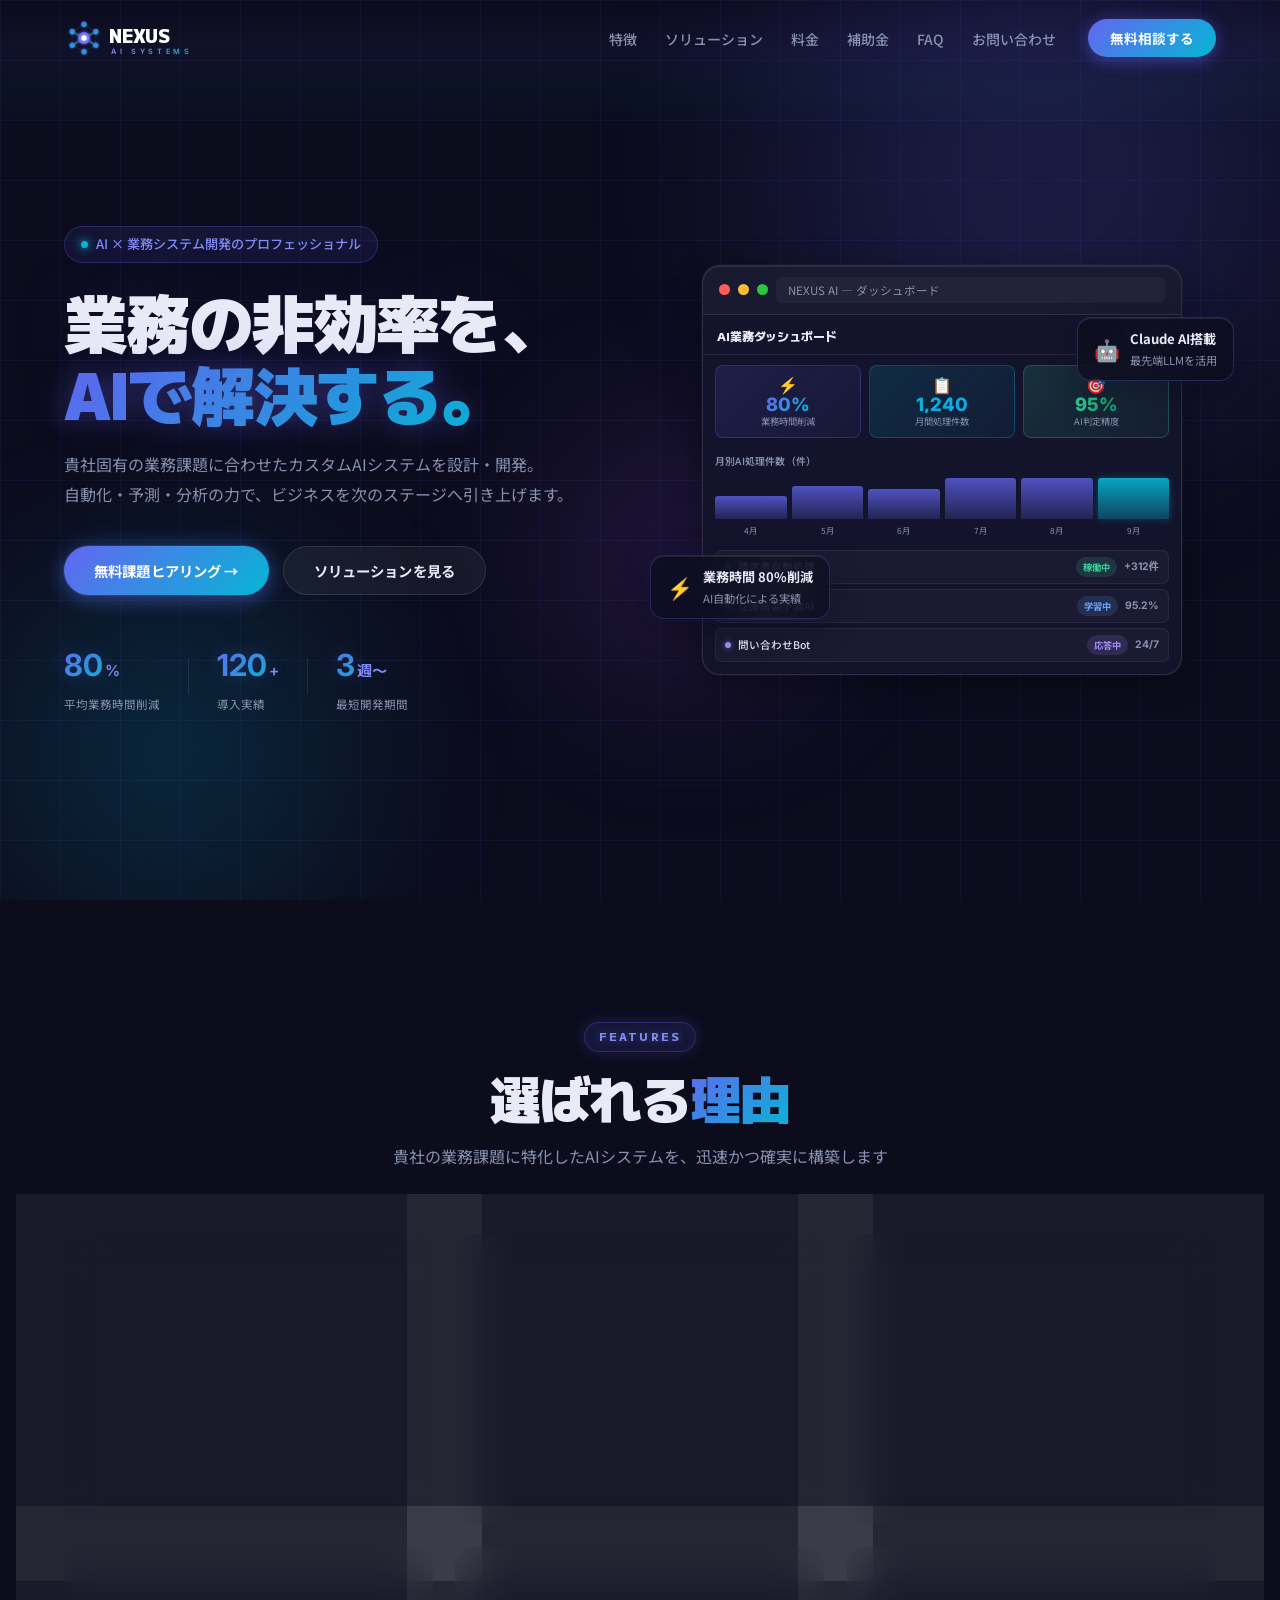
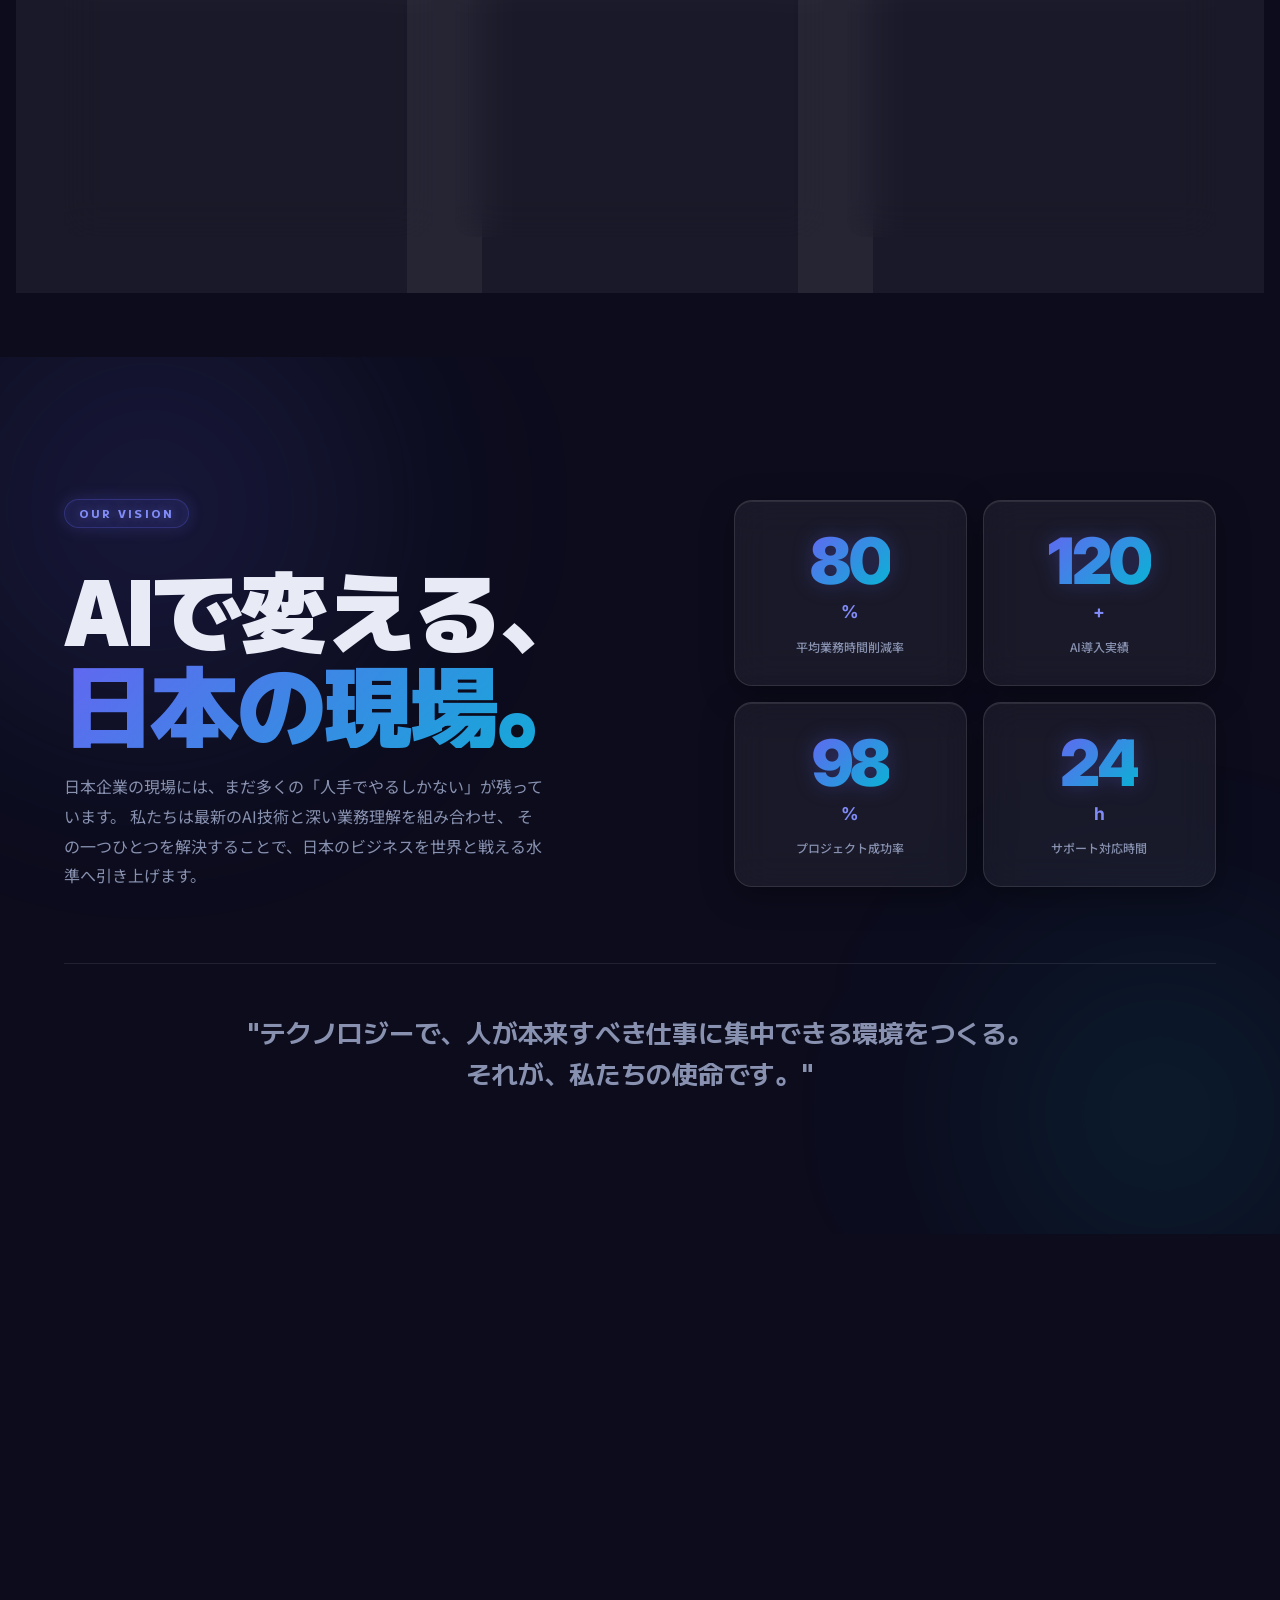
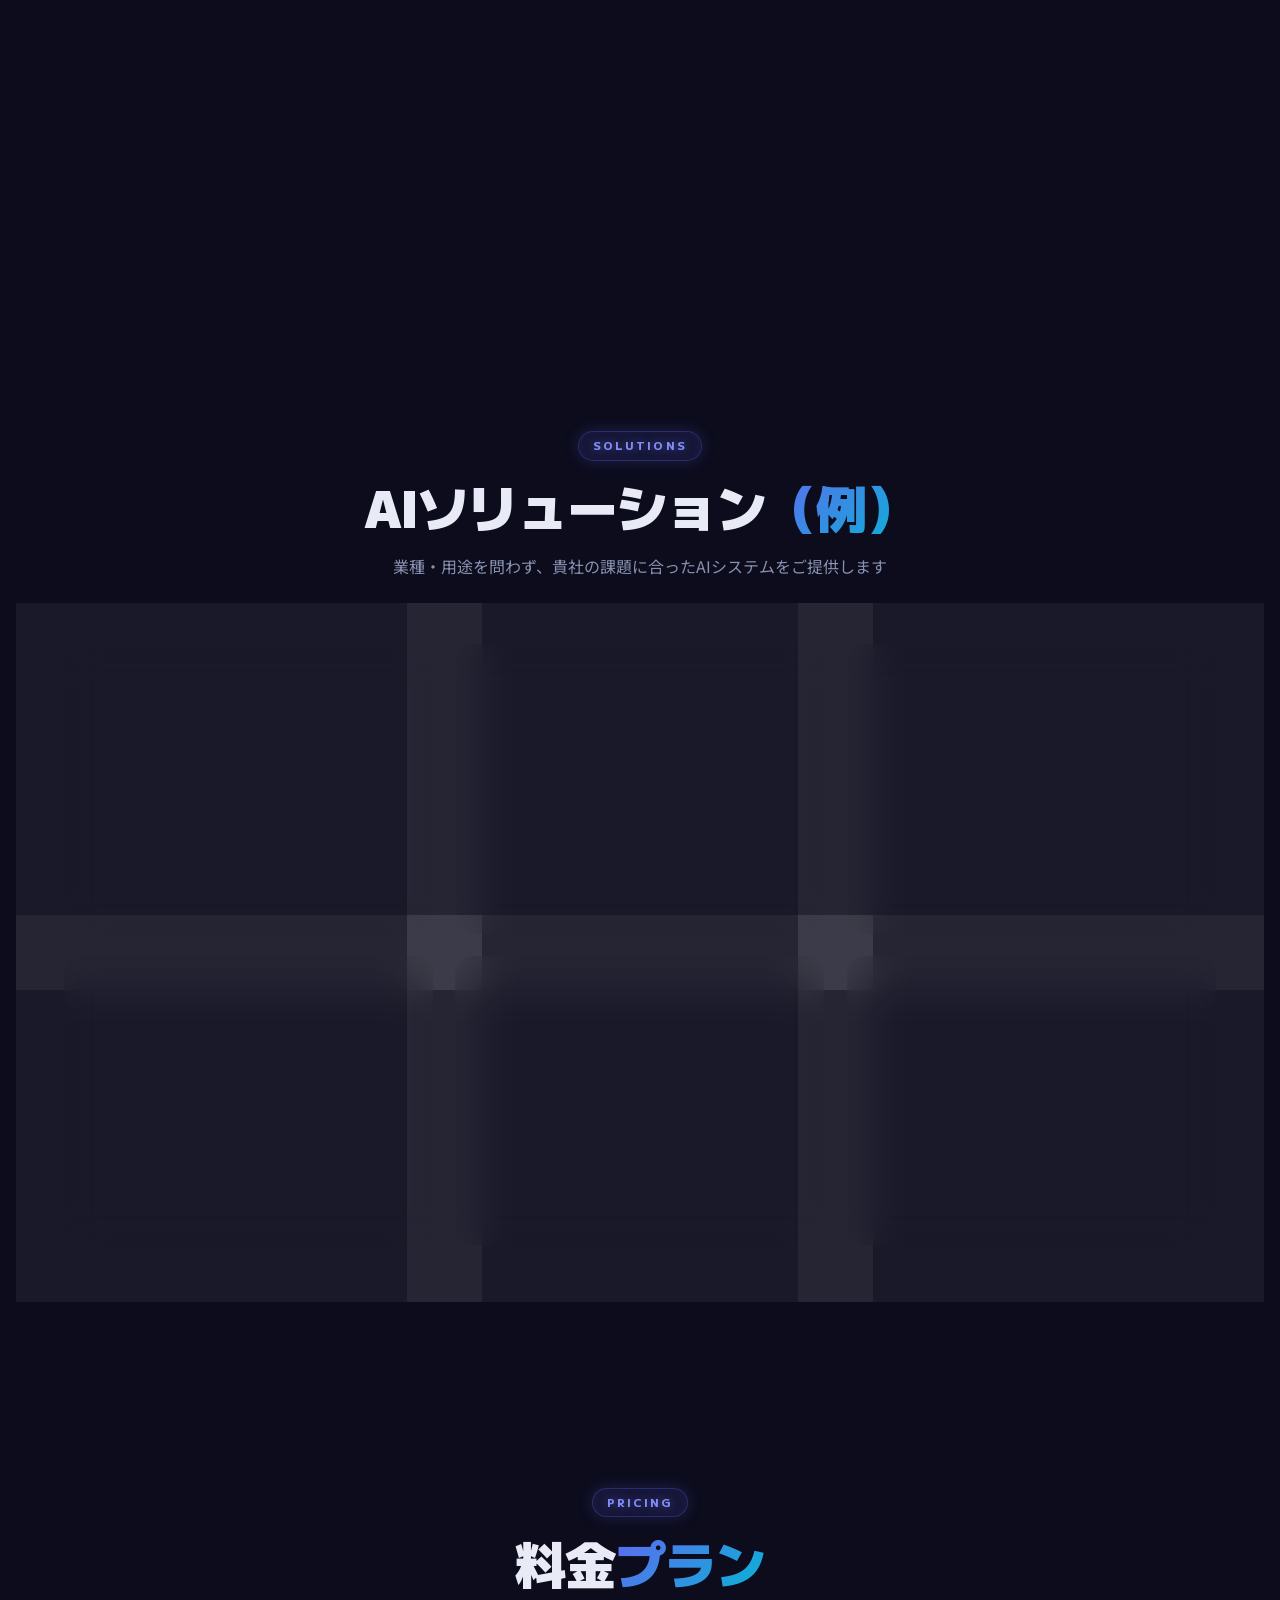
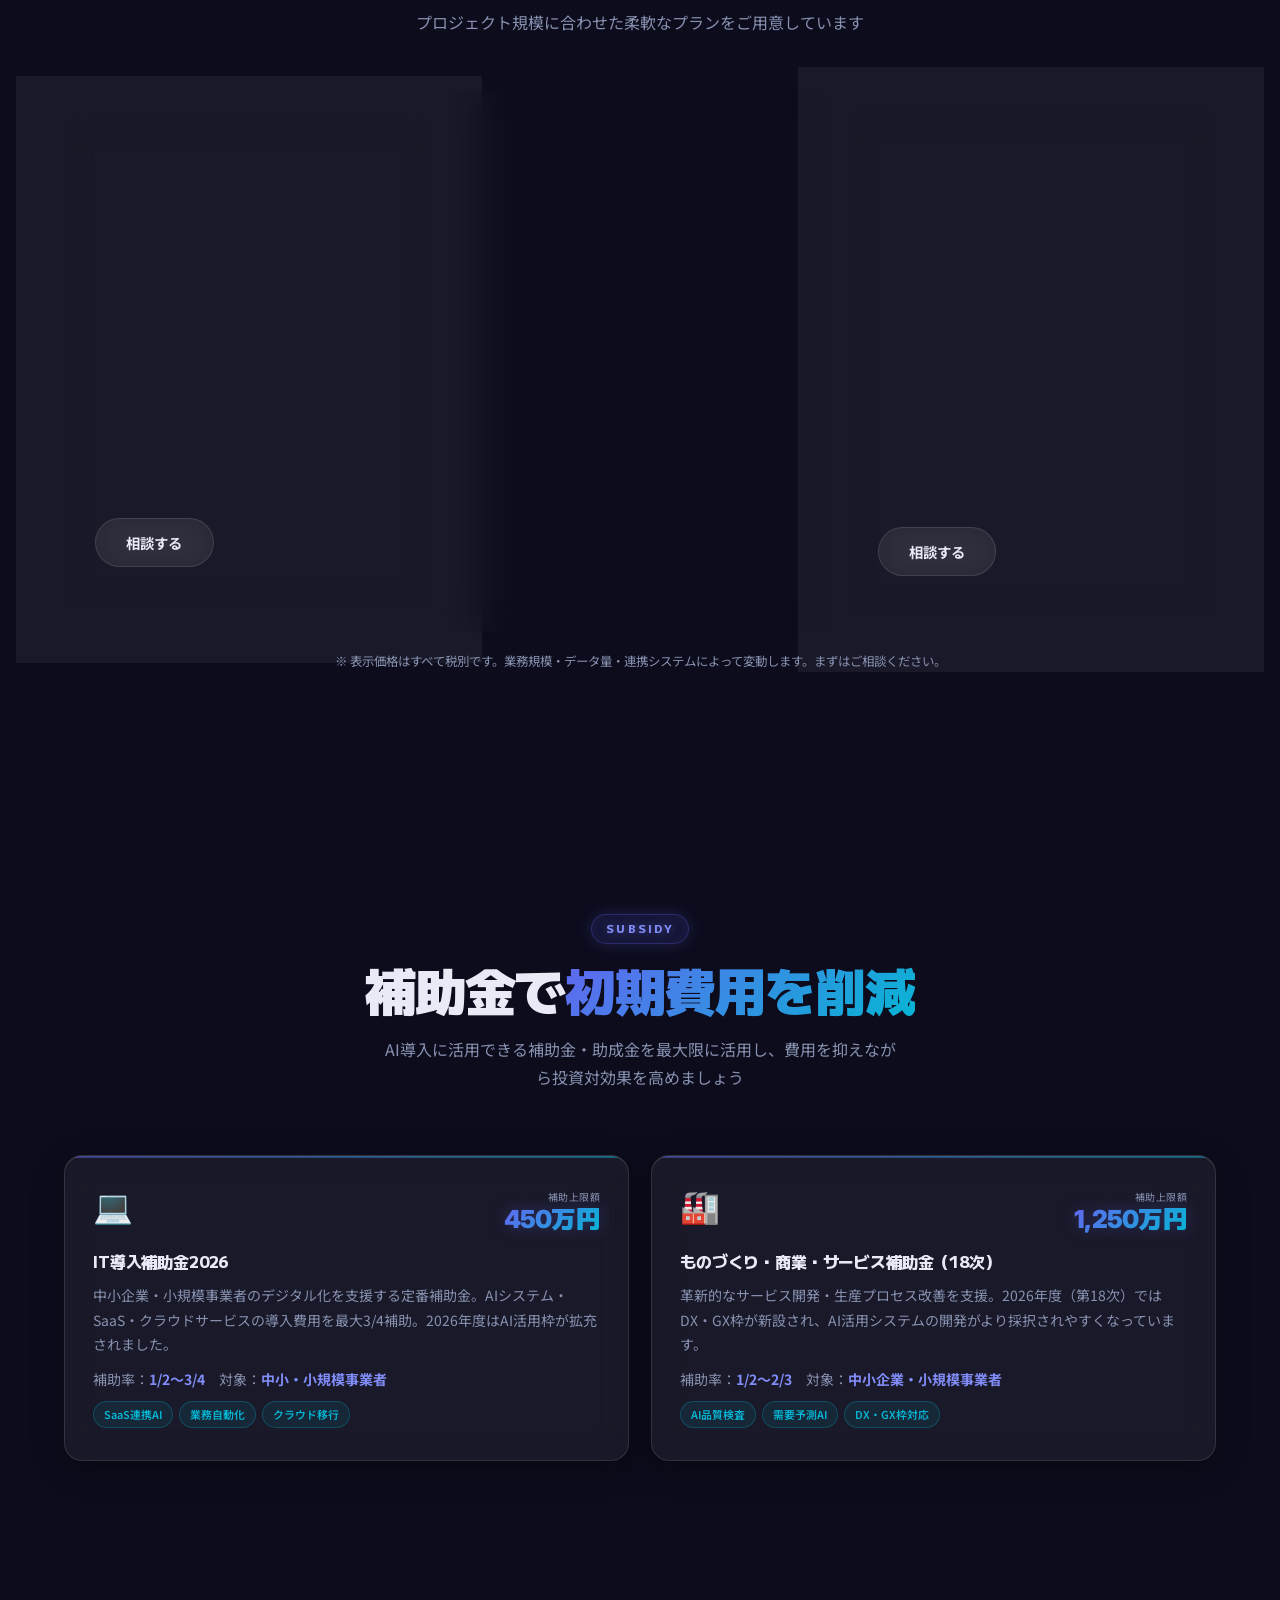
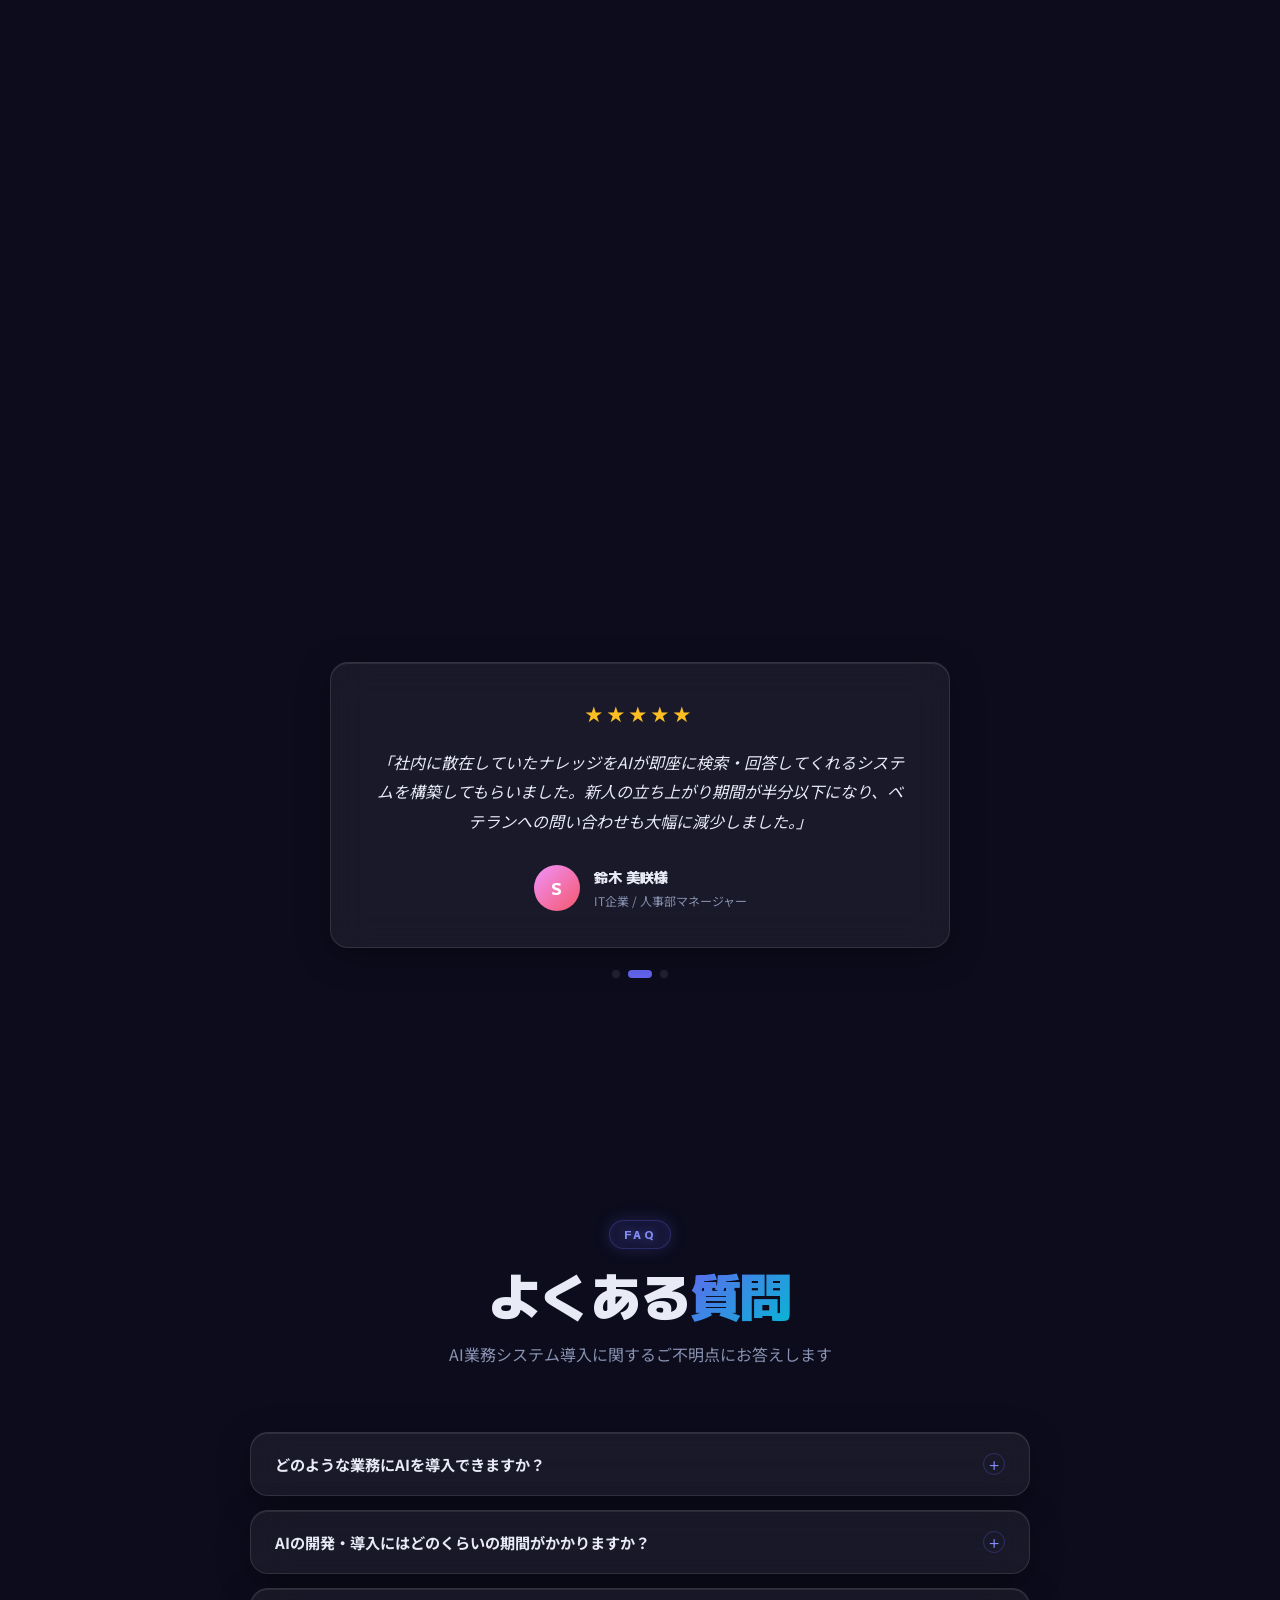
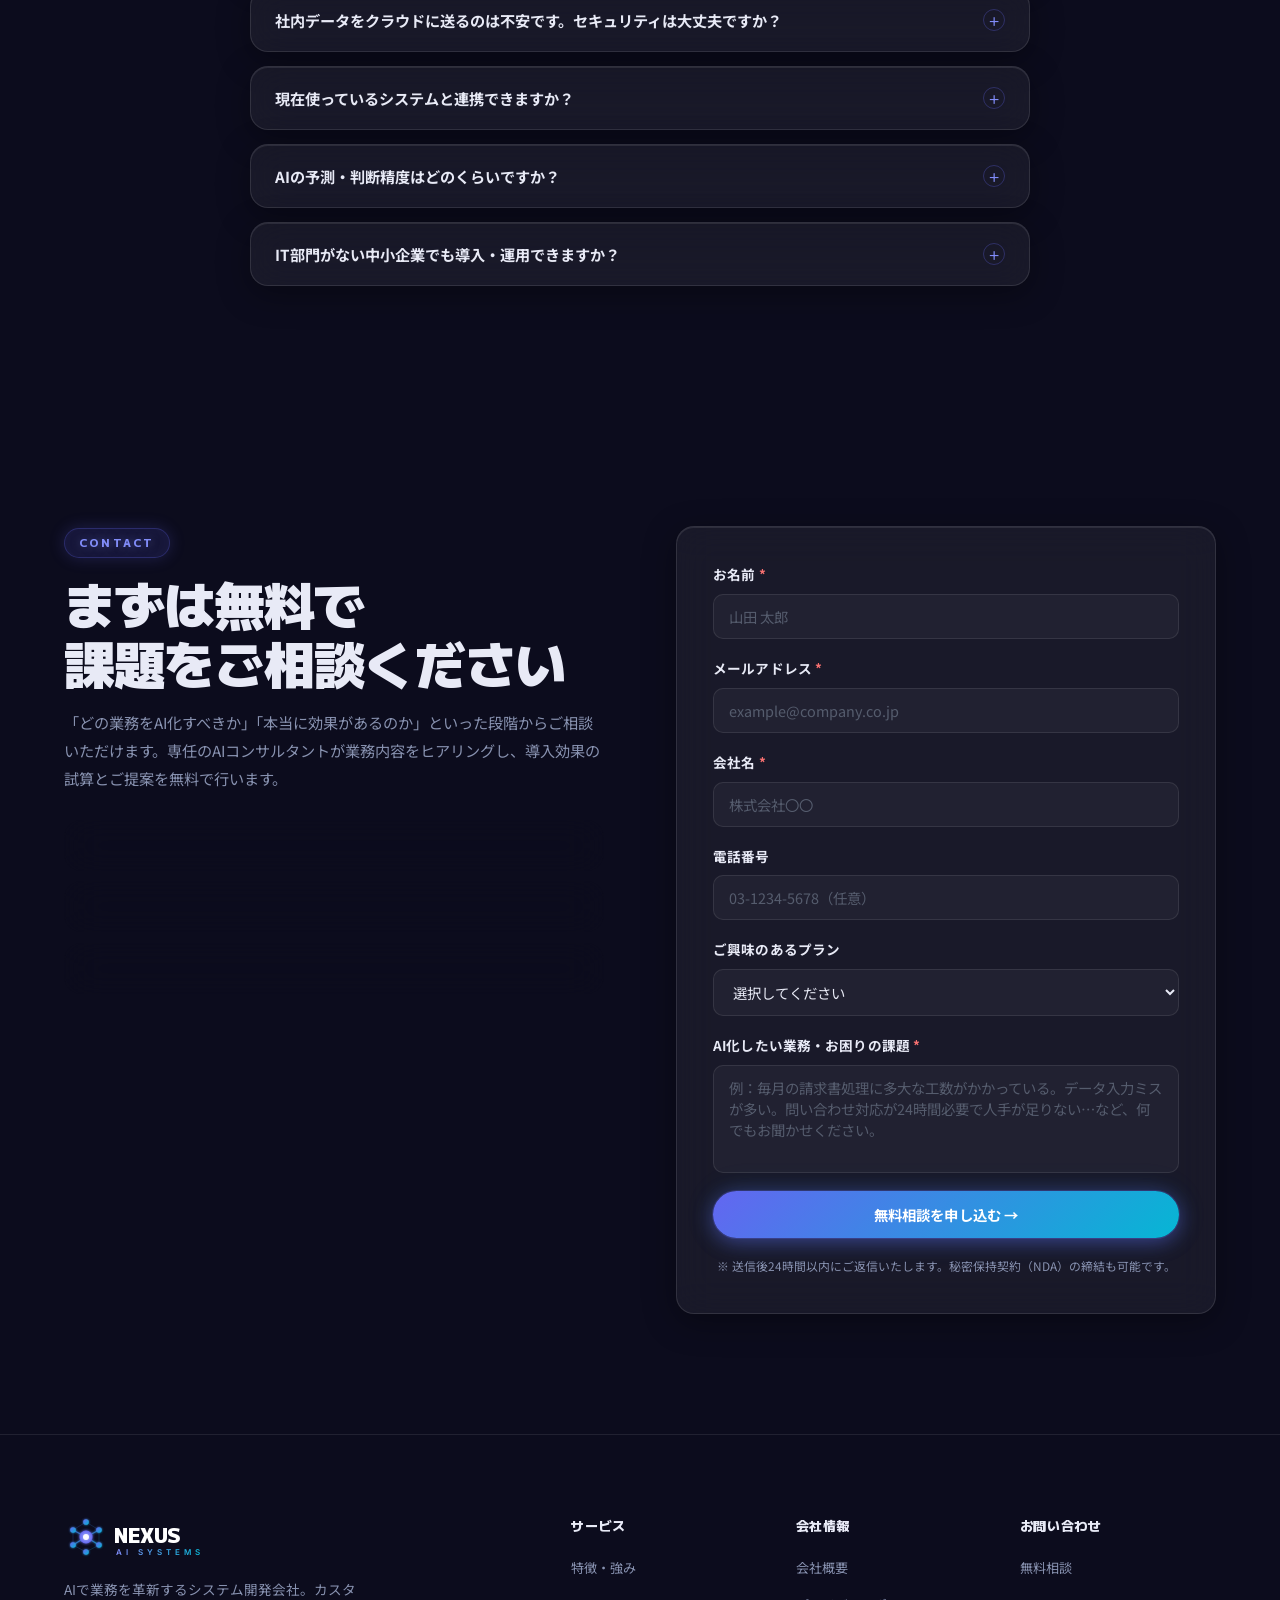
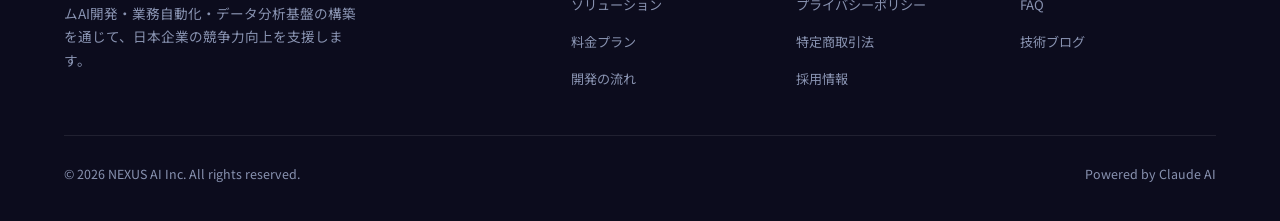
<file: index.html>
<!DOCTYPE html>
<html lang="ja">
<head>
  <meta charset="UTF-8" />
  <meta name="viewport" content="width=device-width, initial-scale=1.0" />
  <title>NEXUS AI — AI業務システム開発</title>
  <link rel="stylesheet" href="style.css" />
  <link rel="preconnect" href="https://fonts.googleapis.com" />
  <link rel="preconnect" href="https://fonts.gstatic.com" crossorigin />
  <link href="https://fonts.googleapis.com/css2?family=M+PLUS+1:wght@400;700;800;900&family=Noto+Sans+JP:wght@300;400;500;700;900&family=Inter:wght@400;500;600;700&display=swap" rel="stylesheet" />
</head>
<body>

  <!-- フューチャリスティック スキャンライン -->
  <div class="scanlines" aria-hidden="true"></div>

  <!-- スクロール進捗バー -->
  <div class="scroll-progress" id="scrollProgress"></div>

  <!-- ナビゲーション -->
  <header id="header">
    <nav class="nav">
      <a href="#" class="nav__logo" aria-label="NEXUS AI">
        <svg class="nav__logo-svg" xmlns="http://www.w3.org/2000/svg" viewBox="0 0 200 44" aria-hidden="true">
          <defs>
            <linearGradient id="nl-g" x1="0%" y1="0%" x2="100%" y2="100%">
              <stop offset="0%"   stop-color="#6366f1"/>
              <stop offset="100%" stop-color="#06b6d4"/>
            </linearGradient>
            <linearGradient id="nl-gh" x1="0%" y1="0%" x2="100%" y2="0%">
              <stop offset="0%"   stop-color="#818cf8"/>
              <stop offset="100%" stop-color="#06b6d4"/>
            </linearGradient>
            <radialGradient id="nl-gc" cx="50%" cy="50%" r="50%">
              <stop offset="0%"   stop-color="#a5b4fc"/>
              <stop offset="100%" stop-color="#6366f1"/>
            </radialGradient>
            <filter id="nl-glow" x="-50%" y="-50%" width="200%" height="200%">
              <feGaussianBlur stdDeviation="1.8" result="b"/>
              <feMerge><feMergeNode in="b"/><feMergeNode in="SourceGraphic"/></feMerge>
            </filter>
            <filter id="nl-gs" x="-60%" y="-60%" width="220%" height="220%">
              <feGaussianBlur stdDeviation="1" result="b"/>
              <feMerge><feMergeNode in="b"/><feMergeNode in="SourceGraphic"/></feMerge>
            </filter>
          </defs>
          <!-- 六角形アウトライン -->
          <polygon points="22,7 35,15 35,30 22,37 9,30 9,15" fill="none" stroke="url(#nl-g)" stroke-width="0.8" opacity="0.25"/>
          <!-- 中心→外側ノードのライン -->
          <g stroke="url(#nl-g)" stroke-width="1.2" stroke-linecap="round" opacity="0.8" filter="url(#nl-gs)">
            <line x1="22" y1="22" x2="22" y2="7"/>
            <line x1="22" y1="22" x2="35" y2="15"/>
            <line x1="22" y1="22" x2="35" y2="30"/>
            <line x1="22" y1="22" x2="22" y2="37"/>
            <line x1="22" y1="22" x2="9"  y2="30"/>
            <line x1="22" y1="22" x2="9"  y2="15"/>
          </g>
          <!-- 外側ノード -->
          <g fill="url(#nl-g)" filter="url(#nl-gs)">
            <circle cx="22" cy="7"  r="2.8"/>
            <circle cx="35" cy="15" r="2.8"/>
            <circle cx="35" cy="30" r="2.8"/>
            <circle cx="22" cy="37" r="2.8"/>
            <circle cx="9"  cy="30" r="2.8"/>
            <circle cx="9"  cy="15" r="2.8"/>
          </g>
          <!-- 中心ノード -->
          <circle cx="22" cy="22" r="6.5" fill="url(#nl-gc)" filter="url(#nl-glow)"/>
          <circle cx="22" cy="22" r="3"   fill="white" opacity="0.95"/>
          <!-- テキスト: NEXUS -->
          <text x="50" y="28"
            font-family="'M PLUS 1','Inter','Noto Sans JP','Segoe UI',Arial,sans-serif"
            font-weight="900" font-size="20" letter-spacing="-0.5" fill="white">NEXUS</text>
          <!-- テキスト: AI SYSTEMS -->
          <text x="52" y="40"
            font-family="'Inter',Arial,sans-serif"
            font-weight="600" font-size="8" letter-spacing="4" fill="url(#nl-gh)">AI SYSTEMS</text>
        </svg>
      </a>
      <ul class="nav__links">
        <li><a href="#features"     class="nav-link">特徴</a></li>
        <li><a href="#solutions"    class="nav-link">ソリューション</a></li>
        <li><a href="#pricing"      class="nav-link">料金</a></li>
        <li><a href="#subsidy"      class="nav-link">補助金</a></li>
        <li><a href="#faq"          class="nav-link">FAQ</a></li>
        <li><a href="#contact"      class="nav-link">お問い合わせ</a></li>
      </ul>
      <button class="nav__cta btn-ripple" onclick="scrollToSection('contact')">無料相談する</button>
      <button class="nav__hamburger" id="hamburger" aria-label="メニュー">
        <span></span><span></span><span></span>
      </button>
    </nav>
    <div class="nav__mobile" id="mobileMenu">
      <ul>
        <li><a href="#features">特徴</a></li>
        <li><a href="#solutions">ソリューション</a></li>
        <li><a href="#pricing">料金</a></li>
        <li><a href="#subsidy">補助金活用</a></li>
        <li><a href="#faq">FAQ</a></li>
        <li><a href="#contact">お問い合わせ</a></li>
        <li><a href="#contact" class="mobile-cta">無料相談する</a></li>
      </ul>
    </div>
  </header>

  <!-- ヒーロー -->
  <section class="hero" id="hero">
    <div class="hero__bg">
      <div class="hero__grid"></div>
      <div class="hero__orb hero__orb--1" data-parallax="0.03"></div>
      <div class="hero__orb hero__orb--2" data-parallax="0.05"></div>
      <div class="hero__orb hero__orb--3" data-parallax="0.02"></div>
    </div>

    <div class="hero__content reveal-item">
      <div class="hero__badge">
        <span class="badge-dot"></span>
        AI × 業務システム開発のプロフェッショナル
      </div>
      <h1 class="hero__title">
        業務の非効率を、<br />
        <span class="gradient-text">AIで解決する。</span>
      </h1>
      <p class="hero__desc">
        貴社固有の業務課題に合わせたカスタムAIシステムを設計・開発。<br />
        自動化・予測・分析の力で、ビジネスを次のステージへ引き上げます。
      </p>
      <div class="hero__actions">
        <button class="btn btn--primary btn-ripple" onclick="scrollToSection('contact')">無料課題ヒアリング →</button>
        <button class="btn btn--ghost  btn-ripple" onclick="scrollToSection('solutions')">ソリューションを見る</button>
      </div>
      <div class="hero__stats">
        <div class="stat">
          <div class="stat__top">
            <span class="stat__num" data-target="80">0</span>
            <span class="stat__plus">%</span>
          </div>
          <span class="stat__label">平均業務時間削減</span>
        </div>
        <div class="stat__divider"></div>
        <div class="stat">
          <div class="stat__top">
            <span class="stat__num" data-target="120">0</span>
            <span class="stat__plus">+</span>
          </div>
          <span class="stat__label">導入実績</span>
        </div>
        <div class="stat__divider"></div>
        <div class="stat">
          <div class="stat__top">
            <span class="stat__num" data-target="3">0</span>
            <span class="stat__plus">週〜</span>
          </div>
          <span class="stat__label">最短開発期間</span>
        </div>
      </div>
    </div>

    <div class="hero__visual reveal-item" style="--reveal-delay:0.2s">
      <div class="browser-mockup">
        <div class="browser-bar">
          <span class="dot dot--red"></span>
          <span class="dot dot--yellow"></span>
          <span class="dot dot--green"></span>
          <div class="browser-url">NEXUS AI — ダッシュボード</div>
        </div>
        <div class="browser-content dash">
          <!-- ダッシュボードヘッダー -->
          <div class="dash__header">
            <span class="dash__title">AI業務ダッシュボード</span>
            <span class="dash__live"><span class="dash__live-dot"></span>ライブ</span>
          </div>
          <!-- KPIカード -->
          <div class="dash__kpis">
            <div class="dash__kpi dash__kpi--purple">
              <span class="dash__kpi-icon">⚡</span>
              <span class="dash__kpi-val">80%</span>
              <span class="dash__kpi-label">業務時間削減</span>
            </div>
            <div class="dash__kpi dash__kpi--cyan">
              <span class="dash__kpi-icon">📋</span>
              <span class="dash__kpi-val">1,240</span>
              <span class="dash__kpi-label">月間処理件数</span>
            </div>
            <div class="dash__kpi dash__kpi--green">
              <span class="dash__kpi-icon">🎯</span>
              <span class="dash__kpi-val">95%</span>
              <span class="dash__kpi-label">AI判定精度</span>
            </div>
          </div>
          <!-- 棒グラフ -->
          <div class="dash__chart">
            <div class="dash__chart-title">月別AI処理件数（件）</div>
            <div class="dash__bars">
              <div class="dash__bar-wrap">
                <div class="dash__bar" style="--h:38%"></div>
                <span class="dash__bar-label">4月</span>
              </div>
              <div class="dash__bar-wrap">
                <div class="dash__bar" style="--h:55%"></div>
                <span class="dash__bar-label">5月</span>
              </div>
              <div class="dash__bar-wrap">
                <div class="dash__bar" style="--h:50%"></div>
                <span class="dash__bar-label">6月</span>
              </div>
              <div class="dash__bar-wrap">
                <div class="dash__bar" style="--h:72%"></div>
                <span class="dash__bar-label">7月</span>
              </div>
              <div class="dash__bar-wrap">
                <div class="dash__bar" style="--h:68%"></div>
                <span class="dash__bar-label">8月</span>
              </div>
              <div class="dash__bar-wrap">
                <div class="dash__bar dash__bar--accent" style="--h:95%"></div>
                <span class="dash__bar-label">9月</span>
              </div>
            </div>
          </div>
          <!-- AIステータスリスト -->
          <div class="dash__statuses">
            <div class="dash__status-item">
              <span class="dash__dot dash__dot--green"></span>
              <span class="dash__status-name">請求書自動処理</span>
              <span class="dash__status-badge dash__status-badge--green">稼働中</span>
              <span class="dash__status-num">+312件</span>
            </div>
            <div class="dash__status-item">
              <span class="dash__dot dash__dot--blue"></span>
              <span class="dash__status-name">在庫需要予測AI</span>
              <span class="dash__status-badge dash__status-badge--blue">学習中</span>
              <span class="dash__status-num">95.2%</span>
            </div>
            <div class="dash__status-item">
              <span class="dash__dot dash__dot--purple"></span>
              <span class="dash__status-name">問い合わせBot</span>
              <span class="dash__status-badge dash__status-badge--purple">応答中</span>
              <span class="dash__status-num">24/7</span>
            </div>
          </div>
        </div>
      </div>
      <div class="floating-badge floating-badge--speed">
        <span class="fb-icon">⚡</span>
        <div><div class="fb-title">業務時間 80%削減</div><div class="fb-sub">AI自動化による実績</div></div>
      </div>
      <div class="floating-badge floating-badge--ai">
        <span class="fb-icon">🤖</span>
        <div><div class="fb-title">Claude AI搭載</div><div class="fb-sub">最先端LLMを活用</div></div>
      </div>
    </div>
  </section>

  <!-- 特徴 -->
  <section class="features" id="features">
    <div class="container">
      <div class="section-header reveal-item">
        <span class="section-tag">FEATURES</span>
        <h2 class="section-title">選ばれる<em>理由</em></h2>
        <p class="section-desc">貴社の業務課題に特化したAIシステムを、迅速かつ確実に構築します</p>
      </div>
      <div class="features__grid">
        <div class="feature-card glass-card reveal-item" style="--reveal-delay:0s">
          <div class="feature-card__icon">🤖</div>
          <h3>カスタムAI開発</h3>
          <p>汎用ツールでは解決できない業務固有の課題に対応。貴社のデータと業務フローに最適化されたAIを一から構築します。</p>
          <div class="feature-card__tag">オーダーメイド対応</div>
        </div>
        <div class="feature-card glass-card reveal-item" style="--reveal-delay:0.08s">
          <div class="feature-card__icon">⚡</div>
          <h3>業務自動化</h3>
          <p>データ入力・書類作成・メール対応・承認フローなど、反復業務をAIが代替。人的リソースをコア業務に集中させます。</p>
          <div class="feature-card__tag">平均80%の工数削減</div>
        </div>
        <div class="feature-card glass-card reveal-item" style="--reveal-delay:0.16s">
          <div class="feature-card__icon">📊</div>
          <h3>データ分析・予測</h3>
          <p>蓄積データからパターンを学習し、需要予測・リスク検知・異常検知など、意思決定を支援するAI基盤を構築します。</p>
          <div class="feature-card__tag">予測精度95%以上</div>
        </div>
        <div class="feature-card glass-card reveal-item" style="--reveal-delay:0.24s">
          <div class="feature-card__icon">🔗</div>
          <h3>既存システム連携</h3>
          <p>SAP・Salesforce・kintone・社内DBなど、既存のシステム資産を活かしながらAI機能を追加実装します。</p>
          <div class="feature-card__tag">API/RPA連携対応</div>
        </div>
        <div class="feature-card glass-card reveal-item" style="--reveal-delay:0.32s">
          <div class="feature-card__icon">🔒</div>
          <h3>エンタープライズセキュリティ</h3>
          <p>社内データをクラウドに送らないオンプレミス対応、アクセス権限管理、監査ログなど、企業水準のセキュリティを標準実装。</p>
          <div class="feature-card__tag">ISO27001準拠対応</div>
        </div>
        <div class="feature-card glass-card reveal-item" style="--reveal-delay:0.4s">
          <div class="feature-card__icon">🛠️</div>
          <h3>導入後の継続支援</h3>
          <p>リリース後もモデル精度の改善・機能追加・障害対応を専任チームが担当。システムが成長し続ける体制を整えます。</p>
          <div class="feature-card__tag">SLA保証あり</div>
        </div>
      </div>
    </div>
  </section>

  <!-- ビジョン（ボールドタイポグラフィ × グラスモーフィズム） -->
  <section class="vision" id="vision">
    <div class="vision__bg">
      <div class="vision__orb vision__orb--1"></div>
      <div class="vision__orb vision__orb--2"></div>
    </div>
    <div class="container">
      <div class="vision__inner">
        <div class="vision__left reveal-item">
          <span class="section-tag">OUR VISION</span>
          <h2 class="vision__title">
            AIで変える、<br />
            <span class="vision__accent">日本の現場。</span>
          </h2>
          <p class="vision__body">
            日本企業の現場には、まだ多くの「人手でやるしかない」が残っています。
            私たちは最新のAI技術と深い業務理解を組み合わせ、
            その一つひとつを解決することで、日本のビジネスを世界と戦える水準へ引き上げます。
          </p>
        </div>
        <div class="vision__numbers reveal-item" style="--reveal-delay:0.15s">
          <div class="vision-stat glass-card">
            <span class="vision-stat__num counter-num" data-target="80">0</span>
            <span class="vision-stat__unit">%</span>
            <span class="vision-stat__label">平均業務時間削減率</span>
          </div>
          <div class="vision-stat glass-card">
            <span class="vision-stat__num counter-num" data-target="120">0</span>
            <span class="vision-stat__unit">+</span>
            <span class="vision-stat__label">AI導入実績</span>
          </div>
          <div class="vision-stat glass-card">
            <span class="vision-stat__num counter-num" data-target="98">0</span>
            <span class="vision-stat__unit">%</span>
            <span class="vision-stat__label">プロジェクト成功率</span>
          </div>
          <div class="vision-stat glass-card">
            <span class="vision-stat__num counter-num" data-target="24">0</span>
            <span class="vision-stat__unit">h</span>
            <span class="vision-stat__label">サポート対応時間</span>
          </div>
        </div>
      </div>
      <div class="vision__quote reveal-item" style="--reveal-delay:0.3s">
        <blockquote class="vision__quote-text">
          "テクノロジーで、人が本来すべき仕事に集中できる環境をつくる。<br class="pc-only" />
          それが、私たちの使命です。"
        </blockquote>
      </div>
    </div>
  </section>

  <!-- 開発プロセス -->
  <section class="process" id="process">
    <div class="container">
      <div class="section-header reveal-item">
        <span class="section-tag">PROCESS</span>
        <h2 class="section-title">開発の<em>流れ</em></h2>
        <p class="section-desc">課題ヒアリングから本番稼働まで、一貫してサポートします</p>
      </div>
      <div class="process__steps">
        <div class="process-step glass-card reveal-item" style="--reveal-delay:0s">
          <div class="process-step__num">01</div>
          <div class="process-step__content">
            <h3>課題ヒアリング</h3>
            <p>業務フロー・ボトルネック・データ状況を詳しくお伺いし、AI化による効果試算をご提示します。</p>
          </div>
        </div>
        <div class="process-connector reveal-item" style="--reveal-delay:0.05s">→</div>
        <div class="process-step glass-card reveal-item" style="--reveal-delay:0.1s">
          <div class="process-step__num">02</div>
          <div class="process-step__content">
            <h3>AI設計・提案</h3>
            <p>最適なAIアーキテクチャと技術スタックを選定。PoC（概念実証）で効果を先に確認できます。</p>
          </div>
        </div>
        <div class="process-connector reveal-item" style="--reveal-delay:0.15s">→</div>
        <div class="process-step glass-card reveal-item" style="--reveal-delay:0.2s">
          <div class="process-step__num">03</div>
          <div class="process-step__content">
            <h3>開発・テスト</h3>
            <p>アジャイル開発で週次進捗を共有。業務担当者と連携しながら精度を高めていきます。</p>
          </div>
        </div>
        <div class="process-connector reveal-item" style="--reveal-delay:0.25s">→</div>
        <div class="process-step glass-card reveal-item" style="--reveal-delay:0.3s">
          <div class="process-step__num">04</div>
          <div class="process-step__content">
            <h3>導入・継続改善</h3>
            <p>現場スタッフへの操作研修から本番稼働後の精度改善まで、長期パートナーとして伴走します。</p>
          </div>
        </div>
      </div>
    </div>
  </section>

  <!-- ソリューション -->
  <section class="features" id="solutions">
    <div class="container">
      <div class="section-header reveal-item">
        <span class="section-tag">SOLUTIONS</span>
        <h2 class="section-title">AIソリューション<em>（例）</em></h2>
        <p class="section-desc">業種・用途を問わず、貴社の課題に合ったAIシステムをご提供します</p>
      </div>
      <div class="features__grid">
        <div class="feature-card glass-card reveal-item" style="--reveal-delay:0s">
          <div class="feature-card__icon">🏭</div>
          <h3>製造業向けAI</h3>
          <p>画像認識による製品の外観検査自動化、センサーデータを用いた設備の故障予知、製造ラインの生産量最適化などに対応します。</p>
          <div class="feature-card__tag">品質検査 / 設備保全 / 生産最適化</div>
        </div>
        <div class="feature-card glass-card reveal-item" style="--reveal-delay:0.08s">
          <div class="feature-card__icon">💬</div>
          <h3>社内AIアシスタント</h3>
          <p>社内マニュアル・議事録・規約をAIが即座に検索・回答。新人教育コストの削減やベテラン社員への問い合わせ負荷を大幅に軽減します。</p>
          <div class="feature-card__tag">社内FAQ / ナレッジ管理 / 研修支援</div>
        </div>
        <div class="feature-card glass-card reveal-item" style="--reveal-delay:0.16s">
          <div class="feature-card__icon">📋</div>
          <h3>バックオフィス自動化</h3>
          <p>請求書・発注書の読み取りと仕訳入力、稟議書の自動起票、月次レポートの自動生成など、定型業務をAIが代替します。</p>
          <div class="feature-card__tag">書類処理 / 入力自動化 / レポート生成</div>
        </div>
        <div class="feature-card glass-card reveal-item" style="--reveal-delay:0.24s">
          <div class="feature-card__icon">📈</div>
          <h3>予測・需要分析AI</h3>
          <p>過去の販売データ・市場トレンドから将来の需要を予測し、在庫過不足の解消や仕入れ最適化を実現。廃棄コストの削減にも貢献します。</p>
          <div class="feature-card__tag">需要予測 / 在庫最適化 / 価格最適化</div>
        </div>
        <div class="feature-card glass-card reveal-item" style="--reveal-delay:0.32s">
          <div class="feature-card__icon">🎧</div>
          <h3>カスタマーサポートAI</h3>
          <p>チャットbotによる24時間自動応答、問い合わせ内容の自動分類・担当者振り分け、応対履歴の要約生成などで顧客対応を効率化します。</p>
          <div class="feature-card__tag">チャットbot / 問い合わせ分類 / 自動応答</div>
        </div>
        <div class="feature-card glass-card reveal-item" style="--reveal-delay:0.4s">
          <div class="feature-card__icon">👥</div>
          <h3>人事・採用支援AI</h3>
          <p>履歴書・職務経歴書のスクリーニング自動化、面接評価のスコアリング支援、社員のスキル可視化・最適配置提案などを実現します。</p>
          <div class="feature-card__tag">書類選考 / スキル分析 / 配置最適化</div>
        </div>
      </div>
    </div>
  </section>

  <!-- 料金 -->
  <section class="pricing" id="pricing">
    <div class="container">
      <div class="section-header reveal-item">
        <span class="section-tag">PRICING</span>
        <h2 class="section-title">料金<em>プラン</em></h2>
        <p class="section-desc">プロジェクト規模に合わせた柔軟なプランをご用意しています</p>
      </div>
      <div class="pricing__grid">
        <div class="pricing-card glass-card reveal-item" style="--reveal-delay:0s">
          <div class="pricing-card__header">
            <span class="plan-name">スタータープラン</span>
            <div class="plan-price">
              <span class="price-from">¥</span>
              <span class="price-num">80,000</span>
              <span class="price-unit">〜</span>
            </div>
            <p class="plan-desc">単一業務のAI化・PoC検証向け</p>
          </div>
          <ul class="plan-features">
            <li><span class="check">✓</span> 対象業務：1プロセス</li>
            <li><span class="check">✓</span> PoC（概念実証）込み</li>
            <li><span class="check">✓</span> APIまたはRPA連携</li>
            <li><span class="check">✓</span> 操作マニュアル提供</li>
            <li><span class="check">✓</span> 永続サポート</li>
          </ul>
          <button class="btn btn--ghost btn-ripple" onclick="scrollToSection('contact')">相談する</button>
        </div>
        <div class="pricing-card pricing-card--featured glass-card reveal-item" style="--reveal-delay:0.1s">
          <div class="pricing-card__badge">人気No.1</div>
          <div class="pricing-card__header">
            <span class="plan-name">ビジネスプラン</span>
            <div class="plan-price">
              <span class="price-from">¥</span>
              <span class="price-num">300,000</span>
              <span class="price-unit">〜</span>
            </div>
            <p class="plan-desc">複数業務の統合AI化・本格導入向け</p>
          </div>
          <ul class="plan-features">
            <li><span class="check">✓</span> 対象業務：複数プロセス</li>
            <li><span class="check">✓</span> 既存システム連携</li>
            <li><span class="check">✓</span> 管理画面・ダッシュボード</li>
            <li><span class="check">✓</span> 精度改善（3回まで）</li>
            <li><span class="check">✓</span> 社内研修・定着支援</li>
            <li><span class="check">✓</span> 永続サポート</li>
          </ul>
          <button class="btn btn--primary btn-ripple" onclick="scrollToSection('contact')">相談する</button>
        </div>
        <div class="pricing-card glass-card reveal-item" style="--reveal-delay:0.2s">
          <div class="pricing-card__header">
            <span class="plan-name">エンタープライズプラン</span>
            <div class="plan-price">
              <span class="price-from" style="font-size:0.9rem">要</span>
              <span class="price-num" style="font-size:2rem">相談</span>
            </div>
            <p class="plan-desc">大規模システム・全社AI化プロジェクト向け</p>
          </div>
          <ul class="plan-features">
            <li><span class="check">✓</span> 全社横断AI戦略立案</li>
            <li><span class="check">✓</span> オンプレミス対応</li>
            <li><span class="check">✓</span> 専任PM・エンジニア常駐</li>
            <li><span class="check">✓</span> SLA保証・監査ログ</li>
            <li><span class="check">✓</span> 月次改善レポート</li>
            <li><span class="check">✓</span> 長期保守契約対応</li>
          </ul>
          <button class="btn btn--ghost btn-ripple" onclick="scrollToSection('contact')">相談する</button>
        </div>
      </div>
      <p class="pricing__note reveal-item">※ 表示価格はすべて税別です。業務規模・データ量・連携システムによって変動します。まずはご相談ください。</p>
    </div>
  </section>

  <!-- AI導入補助金 -->
  <section class="subsidy" id="subsidy">
    <div class="container">
      <div class="section-header reveal-item">
        <span class="section-tag">SUBSIDY</span>
        <h2 class="section-title">補助金で<em>初期費用を削減</em></h2>
        <p class="section-desc">AI導入に活用できる補助金・助成金を最大限に活用し、費用を抑えながら投資対効果を高めましょう</p>
      </div>

      <div class="subsidy__grid">
        <div class="subsidy-card glass-card reveal-item" style="--reveal-delay:0s">
          <div class="subsidy-card__head">
            <span class="subsidy-card__icon">💻</span>
            <div class="subsidy-card__amount">
              <span class="subsidy-card__amount-label">補助上限額</span>
              <span class="subsidy-card__amount-num">450万円</span>
            </div>
          </div>
          <h3>IT導入補助金2026</h3>
          <p>中小企業・小規模事業者のデジタル化を支援する定番補助金。AIシステム・SaaS・クラウドサービスの導入費用を最大3/4補助。2026年度はAI活用枠が拡充されました。</p>
          <p class="subsidy-card__rate">補助率：<strong>1/2〜3/4</strong>　対象：<strong>中小・小規模事業者</strong></p>
          <div class="subsidy-card__tags">
            <span class="subsidy-tag">SaaS連携AI</span>
            <span class="subsidy-tag">業務自動化</span>
            <span class="subsidy-tag">クラウド移行</span>
          </div>
        </div>

        <div class="subsidy-card glass-card reveal-item" style="--reveal-delay:0.08s">
          <div class="subsidy-card__head">
            <span class="subsidy-card__icon">🏭</span>
            <div class="subsidy-card__amount">
              <span class="subsidy-card__amount-label">補助上限額</span>
              <span class="subsidy-card__amount-num">1,250万円</span>
            </div>
          </div>
          <h3>ものづくり・商業・サービス補助金（18次）</h3>
          <p>革新的なサービス開発・生産プロセス改善を支援。2026年度（第18次）ではDX・GX枠が新設され、AI活用システムの開発がより採択されやすくなっています。</p>
          <p class="subsidy-card__rate">補助率：<strong>1/2〜2/3</strong>　対象：<strong>中小企業・小規模事業者</strong></p>
          <div class="subsidy-card__tags">
            <span class="subsidy-tag">AI品質検査</span>
            <span class="subsidy-tag">需要予測AI</span>
            <span class="subsidy-tag">DX・GX枠対応</span>
          </div>
        </div>

        <div class="subsidy-card glass-card reveal-item" style="--reveal-delay:0.16s">
          <div class="subsidy-card__head">
            <span class="subsidy-card__icon">⚡</span>
            <div class="subsidy-card__amount">
              <span class="subsidy-card__amount-label">補助上限額</span>
              <span class="subsidy-card__amount-num">1,500万円</span>
            </div>
          </div>
          <h3>中小企業省力化投資補助金（2026年度）</h3>
          <p>人手不足解消を目的としたAI・IoT・ロボット導入を支援。2026年度は対象製品カタログが大幅拡充され、カスタムAIシステムへの適用もより柔軟になりました。</p>
          <p class="subsidy-card__rate">補助率：<strong>1/2（中小企業）</strong>　対象：<strong>全規模対応</strong></p>
          <div class="subsidy-card__tags">
            <span class="subsidy-tag">AI自動化</span>
            <span class="subsidy-tag">人手不足解消</span>
            <span class="subsidy-tag">全業種対応</span>
          </div>
        </div>

        <div class="subsidy-card glass-card reveal-item" style="--reveal-delay:0.24s">
          <div class="subsidy-card__head">
            <span class="subsidy-card__icon">🏪</span>
            <div class="subsidy-card__amount">
              <span class="subsidy-card__amount-label">補助上限額</span>
              <span class="subsidy-card__amount-num">250万円</span>
            </div>
          </div>
          <h3>小規模事業者持続化補助金（2026年度）</h3>
          <p>小規模事業者の販路開拓・業務効率化を幅広く支援。AIチャットボット導入や業務自動化ツールの費用も対象となり、デジタル化枠では補助率がアップします。</p>
          <p class="subsidy-card__rate">補助率：<strong>2/3（デジタル化枠：3/4）</strong>　対象：<strong>小規模事業者</strong></p>
          <div class="subsidy-card__tags">
            <span class="subsidy-tag">デジタル化枠</span>
            <span class="subsidy-tag">業務効率化</span>
            <span class="subsidy-tag">販路開拓</span>
          </div>
        </div>
      </div>

      <p class="pricing__note reveal-item">※ 補助金の採択を保証するものではありません。募集時期・補助上限額・要件は変更される場合があります。最新情報は各補助金の公式サイトでご確認ください。</p>
    </div>
  </section>

  <!-- お客様の声 -->
  <section class="testimonials" id="testimonials">
    <div class="container">
      <div class="section-header reveal-item">
        <span class="section-tag">TESTIMONIALS</span>
        <h2 class="section-title">導入企業の<em>声</em></h2>
      </div>
      <div class="testimonials__slider reveal-item">
        <div class="testimonial-slide active">
          <div class="testimonial-card glass-card">
            <div class="testimonial-stars">★★★★★</div>
            <p class="testimonial-text">「月次レポートの作成に毎回3日かかっていたのが、AIシステム導入後は30分で完了するようになりました。担当者が分析・提案業務に集中できるようになり、売上改善にも直結しています。」</p>
            <div class="testimonial-author">
              <div class="author-avatar" style="background:linear-gradient(135deg,#667eea,#764ba2)">T</div>
              <div>
                <div class="author-name">田中 誠一様</div>
                <div class="author-role">製造業 / 情報システム部長</div>
              </div>
            </div>
          </div>
        </div>
        <div class="testimonial-slide">
          <div class="testimonial-card glass-card">
            <div class="testimonial-stars">★★★★★</div>
            <p class="testimonial-text">「社内に散在していたナレッジをAIが即座に検索・回答してくれるシステムを構築してもらいました。新人の立ち上がり期間が半分以下になり、ベテランへの問い合わせも大幅に減少しました。」</p>
            <div class="testimonial-author">
              <div class="author-avatar" style="background:linear-gradient(135deg,#f093fb,#f5576c)">S</div>
              <div>
                <div class="author-name">鈴木 美咲様</div>
                <div class="author-role">IT企業 / 人事部マネージャー</div>
              </div>
            </div>
          </div>
        </div>
        <div class="testimonial-slide">
          <div class="testimonial-card glass-card">
            <div class="testimonial-stars">★★★★★</div>
            <p class="testimonial-text">「需要予測AIの導入で、過剰在庫による廃棄コストが前年比60%減少しました。提案から本番稼働まで2ヶ月という速さにも驚きましたが、精度が想定以上に高く本当に助かっています。」</p>
            <div class="testimonial-author">
              <div class="author-avatar" style="background:linear-gradient(135deg,#43e97b,#38f9d7)">W</div>
              <div>
                <div class="author-name">渡辺 健太様</div>
                <div class="author-role">小売業 / SCM責任者</div>
              </div>
            </div>
          </div>
        </div>
      </div>
      <div class="testimonials__dots" id="testimonialDots">
        <button class="tdot active" data-index="0"></button>
        <button class="tdot" data-index="1"></button>
        <button class="tdot" data-index="2"></button>
      </div>
    </div>
  </section>

  <!-- FAQ -->
  <section class="faq" id="faq">
    <div class="container">
      <div class="section-header reveal-item">
        <span class="section-tag">FAQ</span>
        <h2 class="section-title">よくある<em>質問</em></h2>
        <p class="section-desc">AI業務システム導入に関するご不明点にお答えします</p>
      </div>
      <div class="faq__list reveal-item">
        <div class="faq-item glass-card">
          <button class="faq-q" aria-expanded="false">
            <span>どのような業務にAIを導入できますか？</span>
            <span class="faq-icon">+</span>
          </button>
          <div class="faq-a">
            <div class="faq-a__inner">
              データ入力・書類作成・問い合わせ対応・在庫管理・品質検査・採用スクリーニングなど、繰り返し発生するルール性の高い業務が最も効果的です。まずは無料ヒアリングで、貴社業務のAI化可能性を診断します。
            </div>
          </div>
        </div>
        <div class="faq-item glass-card">
          <button class="faq-q" aria-expanded="false">
            <span>AIの開発・導入にはどのくらいの期間がかかりますか？</span>
            <span class="faq-icon">+</span>
          </button>
          <div class="faq-a">
            <div class="faq-a__inner">
              業務規模によって異なりますが、単一業務の自動化であれば最短3週間〜1ヶ月でご提供できます。複数業務を統合するビジネスプランは2〜3ヶ月、全社横断のエンタープライズプランは4〜6ヶ月が目安です。PoC（概念実証）から始めることも可能です。
            </div>
          </div>
        </div>
        <div class="faq-item glass-card">
          <button class="faq-q" aria-expanded="false">
            <span>社内データをクラウドに送るのは不安です。セキュリティは大丈夫ですか？</span>
            <span class="faq-icon">+</span>
          </button>
          <div class="faq-a">
            <div class="faq-a__inner">
              社内ネットワーク内で完結するオンプレミス構成にも対応しています。データは外部に送出せず、アクセス権限管理・通信暗号化・操作ログ記録を標準実装します。金融・医療・官公庁向け案件の実績もあり、高いセキュリティ要件にも対応可能です。
            </div>
          </div>
        </div>
        <div class="faq-item glass-card">
          <button class="faq-q" aria-expanded="false">
            <span>現在使っているシステムと連携できますか？</span>
            <span class="faq-icon">+</span>
          </button>
          <div class="faq-a">
            <div class="faq-a__inner">
              SAP・Salesforce・kintone・freee・Microsoft 365・Google Workspace・各種ERPなど、主要なSaaS・業務システムとのAPI連携実績があります。APIが提供されていないレガシーシステムには、RPAを組み合わせた連携手法をご提案します。
            </div>
          </div>
        </div>
        <div class="faq-item glass-card">
          <button class="faq-q" aria-expanded="false">
            <span>AIの予測・判断精度はどのくらいですか？</span>
            <span class="faq-icon">+</span>
          </button>
          <div class="faq-a">
            <div class="faq-a__inner">
              業務内容・データ量・データ品質によって異なりますが、過去実績では分類・判定系タスクで95%以上、需要予測で誤差率10%以内を達成しています。導入前にPoC（概念実証）で実際の貴社データを用いた精度確認をお勧めしています。
            </div>
          </div>
        </div>
        <div class="faq-item glass-card">
          <button class="faq-q" aria-expanded="false">
            <span>IT部門がない中小企業でも導入・運用できますか？</span>
            <span class="faq-icon">+</span>
          </button>
          <div class="faq-a">
            <div class="faq-a__inner">
              はい、対応しています。専門知識不要で使えるUI設計・操作マニュアル・社内研修をセットで提供します。運用後の保守・更新もお任せいただける月額サポートプランもご用意しており、IT部門なしでも安心して運用を続けられます。
            </div>
          </div>
        </div>
      </div>
    </div>
  </section>

  <!-- お問い合わせ -->
  <section class="contact" id="contact">
    <div class="container">
      <div class="contact__inner">
        <div class="contact__info reveal-item">
          <span class="section-tag">CONTACT</span>
          <h2 class="section-title left">まずは無料で<br />課題をご相談ください</h2>
          <p>「どの業務をAI化すべきか」「本当に効果があるのか」といった段階からご相談いただけます。専任のAIコンサルタントが業務内容をヒアリングし、導入効果の試算とご提案を無料で行います。</p>
          <div class="contact__badges">
            <div class="contact-badge glass-card"><span>🕐</span><span>24時間以内にご返信</span></div>
            <div class="contact-badge glass-card"><span>💬</span><span>完全無料・秘密厳守</span></div>
            <div class="contact-badge glass-card"><span>📋</span><span>導入効果の無料試算</span></div>
          </div>
        </div>
        <form class="contact__form glass-card reveal-item" id="contactForm"
              action="https://formsubmit.co/hyouma48483@gmail.com"
              method="POST"
              target="contactFormFrame"
              style="--reveal-delay:0.15s">
          <div class="form-group">
            <label for="name">お名前 <span class="required">*</span></label>
            <input type="text" id="name" name="お名前" placeholder="山田 太郎" required />
          </div>
          <div class="form-group">
            <label for="email">メールアドレス <span class="required">*</span></label>
            <input type="email" id="email" name="メールアドレス" placeholder="example@company.co.jp" required />
          </div>
          <div class="form-group">
            <label for="company">会社名 <span class="required">*</span></label>
            <input type="text" id="company" name="会社名" placeholder="株式会社〇〇" required />
          </div>
          <div class="form-group">
            <label for="phone">電話番号</label>
            <input type="tel" id="phone" name="電話番号" inputmode="tel" autocomplete="tel" placeholder="03-1234-5678（任意）" />
          </div>
          <div class="form-group">
            <label for="plan">ご興味のあるプラン</label>
            <select id="plan" name="ご興味のあるプラン">
              <option value="">選択してください</option>
              <option value="スタータープラン（¥80,000〜）">スタータープラン（¥80,000〜）</option>
              <option value="ビジネスプラン（¥300,000〜）">ビジネスプラン（¥300,000〜）</option>
              <option value="エンタープライズプラン（要相談）">エンタープライズプラン（要相談）</option>
              <option value="まずPoC（概念実証）から試したい">まずPoC（概念実証）から試したい</option>
              <option value="導入効果の試算だけ聞きたい">導入効果の試算だけ聞きたい</option>
            </select>
          </div>
          <div class="form-group">
            <label for="message">AI化したい業務・お困りの課題 <span class="required">*</span></label>
            <textarea id="message" name="AI化したい業務・お困りの課題" rows="4" placeholder="例：毎月の請求書処理に多大な工数がかかっている。データ入力ミスが多い。問い合わせ対応が24時間必要で人手が足りない…など、何でもお聞かせください。" required></textarea>
          </div>

          <!-- FormSubmit.co 設定 -->
          <input type="hidden" name="_subject" id="formSubject" value="【NEXUS AI】新規お問い合わせ" />
          <input type="hidden" name="_template" value="table" />
          <input type="hidden" name="_captcha" value="false" />
          <!-- スパム対策ハニーポット（bot用トラップ。人間は入力しない） -->
          <input type="text" name="_honey" tabindex="-1" autocomplete="off" aria-hidden="true" style="position:absolute;left:-9999px;width:1px;height:1px;opacity:0" />

          <button type="submit" class="btn btn--primary btn-ripple btn--full">無料相談を申し込む →</button>
          <p class="form-note">※ 送信後24時間以内にご返信いたします。秘密保持契約（NDA）の締結も可能です。</p>
        </form>
        <!-- フォーム送信先（ページ遷移なしでPOSTするための隠しiframe） -->
        <iframe name="contactFormFrame" id="contactFormFrame" title="form submit target" aria-hidden="true" tabindex="-1" style="position:absolute;width:0;height:0;border:0;visibility:hidden"></iframe>
      </div>
    </div>
  </section>

  <!-- フッター -->
  <footer class="footer">
    <div class="container">
      <div class="footer__top">
        <div class="footer__brand">
          <div style="margin-bottom:1.2rem">
            <svg class="footer__logo-svg" xmlns="http://www.w3.org/2000/svg" viewBox="0 0 200 44" aria-label="NEXUS AI">
              <defs>
                <linearGradient id="fl-g" x1="0%" y1="0%" x2="100%" y2="100%">
                  <stop offset="0%"   stop-color="#6366f1"/>
                  <stop offset="100%" stop-color="#06b6d4"/>
                </linearGradient>
                <linearGradient id="fl-gh" x1="0%" y1="0%" x2="100%" y2="0%">
                  <stop offset="0%"   stop-color="#818cf8"/>
                  <stop offset="100%" stop-color="#06b6d4"/>
                </linearGradient>
                <radialGradient id="fl-gc" cx="50%" cy="50%" r="50%">
                  <stop offset="0%"   stop-color="#a5b4fc"/>
                  <stop offset="100%" stop-color="#6366f1"/>
                </radialGradient>
                <filter id="fl-glow" x="-50%" y="-50%" width="200%" height="200%">
                  <feGaussianBlur stdDeviation="1.8" result="b"/>
                  <feMerge><feMergeNode in="b"/><feMergeNode in="SourceGraphic"/></feMerge>
                </filter>
                <filter id="fl-gs" x="-60%" y="-60%" width="220%" height="220%">
                  <feGaussianBlur stdDeviation="1" result="b"/>
                  <feMerge><feMergeNode in="b"/><feMergeNode in="SourceGraphic"/></feMerge>
                </filter>
              </defs>
              <polygon points="22,7 35,15 35,30 22,37 9,30 9,15" fill="none" stroke="url(#fl-g)" stroke-width="0.8" opacity="0.25"/>
              <g stroke="url(#fl-g)" stroke-width="1.2" stroke-linecap="round" opacity="0.8" filter="url(#fl-gs)">
                <line x1="22" y1="22" x2="22" y2="7"/>
                <line x1="22" y1="22" x2="35" y2="15"/>
                <line x1="22" y1="22" x2="35" y2="30"/>
                <line x1="22" y1="22" x2="22" y2="37"/>
                <line x1="22" y1="22" x2="9"  y2="30"/>
                <line x1="22" y1="22" x2="9"  y2="15"/>
              </g>
              <g fill="url(#fl-g)" filter="url(#fl-gs)">
                <circle cx="22" cy="7"  r="2.8"/>
                <circle cx="35" cy="15" r="2.8"/>
                <circle cx="35" cy="30" r="2.8"/>
                <circle cx="22" cy="37" r="2.8"/>
                <circle cx="9"  cy="30" r="2.8"/>
                <circle cx="9"  cy="15" r="2.8"/>
              </g>
              <circle cx="22" cy="22" r="6.5" fill="url(#fl-gc)" filter="url(#fl-glow)"/>
              <circle cx="22" cy="22" r="3"   fill="white" opacity="0.95"/>
              <text x="50" y="28"
                font-family="'M PLUS 1','Inter','Noto Sans JP','Segoe UI',Arial,sans-serif"
                font-weight="900" font-size="20" letter-spacing="-0.5" fill="white">NEXUS</text>
              <text x="52" y="40"
                font-family="'Inter',Arial,sans-serif"
                font-weight="600" font-size="8" letter-spacing="4" fill="url(#fl-gh)">AI SYSTEMS</text>
            </svg>
          </div>
          <p>AIで業務を革新するシステム開発会社。カスタムAI開発・業務自動化・データ分析基盤の構築を通じて、日本企業の競争力向上を支援します。</p>
        </div>
        <div class="footer__links">
          <div class="footer__col">
            <h4>サービス</h4>
            <ul>
              <li><a href="#features">特徴・強み</a></li>
              <li><a href="#solutions">ソリューション</a></li>
              <li><a href="#pricing">料金プラン</a></li>
              <li><a href="#process">開発の流れ</a></li>
            </ul>
          </div>
          <div class="footer__col">
            <h4>会社情報</h4>
            <ul>
              <li><a href="#">会社概要</a></li>
              <li><a href="#">プライバシーポリシー</a></li>
              <li><a href="#">特定商取引法</a></li>
              <li><a href="#">採用情報</a></li>
            </ul>
          </div>
          <div class="footer__col">
            <h4>お問い合わせ</h4>
            <ul>
              <li><a href="#contact">無料相談</a></li>
              <li><a href="#faq">FAQ</a></li>
              <li><a href="#">技術ブログ</a></li>
            </ul>
          </div>
        </div>
      </div>
      <div class="footer__bottom">
        <p>© 2026 NEXUS AI Inc. All rights reserved.</p>
        <p>Powered by Claude AI</p>
      </div>
    </div>
  </footer>

  <button class="scroll-top" id="scrollTop" aria-label="トップへ">↑</button>

  <div class="modal" id="successModal">
    <div class="modal__overlay" id="modalOverlay"></div>
    <div class="modal__content glass-card">
      <div class="modal__icon">✓</div>
      <h3>ご相談を受け付けました！</h3>
      <p>担当のAIコンサルタントより<br />24時間以内にご連絡いたします。</p>
      <button class="btn btn--primary btn-ripple" id="modalClose">閉じる</button>
    </div>
  </div>

  <script src="script.js"></script>
</body>
</html>
</file>
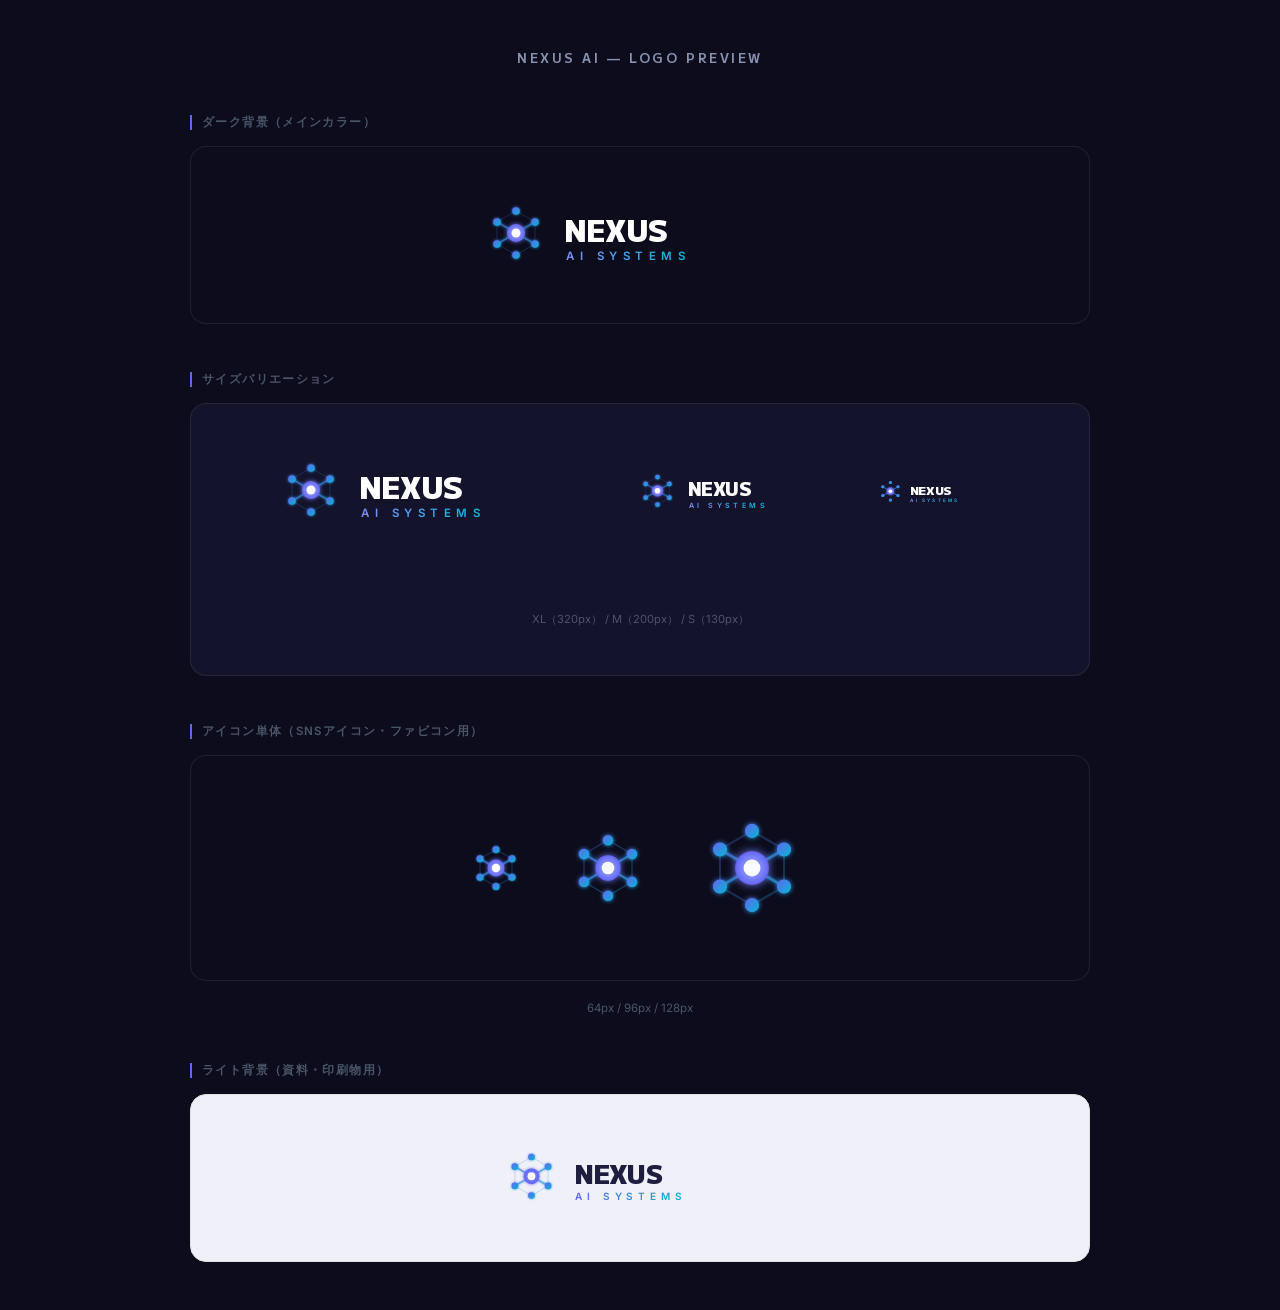
<file: logo-preview.html>
<!DOCTYPE html>
<html lang="ja">
<head>
  <meta charset="UTF-8" />
  <meta name="viewport" content="width=device-width, initial-scale=1.0" />
  <title>NEXUS AI — ロゴプレビュー</title>
  <link rel="preconnect" href="https://fonts.googleapis.com" />
  <link rel="preconnect" href="https://fonts.gstatic.com" crossorigin />
  <link href="https://fonts.googleapis.com/css2?family=M+PLUS+1:wght@400;600;900&family=Inter:wght@400;600;700&family=Noto+Sans+JP:wght@400;700&display=swap" rel="stylesheet" />
  <style>
    *, *::before, *::after { box-sizing: border-box; margin: 0; padding: 0; }
    body {
      font-family: 'Noto Sans JP', sans-serif;
      background: #0c0c1d;
      color: #e8eaf6;
      min-height: 100vh;
      padding: 48px 24px;
    }
    h1 {
      font-family: 'M PLUS 1', sans-serif;
      font-size: 0.8rem;
      font-weight: 700;
      letter-spacing: 0.2em;
      color: #8892b0;
      text-transform: uppercase;
      margin-bottom: 48px;
      text-align: center;
    }
    .previews {
      display: flex;
      flex-direction: column;
      gap: 48px;
      max-width: 900px;
      margin: 0 auto;
    }
    .preview-block {
      display: flex;
      flex-direction: column;
      gap: 16px;
    }
    .preview-label {
      font-size: 0.72rem;
      letter-spacing: 0.12em;
      color: #4a5568;
      text-transform: uppercase;
      font-weight: 600;
      font-family: 'Inter', sans-serif;
      border-left: 2px solid #6366f1;
      padding-left: 10px;
    }
    .preview-bg {
      border-radius: 16px;
      display: flex;
      align-items: center;
      justify-content: center;
      padding: 48px 40px;
      gap: 64px;
      flex-wrap: wrap;
    }
    .preview-bg--dark    { background: #0c0c1d; border: 1px solid rgba(255,255,255,0.08); }
    .preview-bg--dark2   { background: #13132b; border: 1px solid rgba(255,255,255,0.08); }
    .preview-bg--glass   {
      background: rgba(255,255,255,0.05);
      backdrop-filter: blur(12px);
      border: 1px solid rgba(255,255,255,0.1);
    }
    .preview-bg--light   { background: #f0f0f8; border: 1px solid #dde1e7; }
    .preview-bg--white   { background: #ffffff; border: 1px solid #e2e8f0; }
    .preview-bg--gradient {
      background: linear-gradient(135deg, #1a1a3e, #0c2340);
      border: 1px solid rgba(99,102,241,0.2);
    }

    /* ロゴSVG（インライン） */
    .logo-inline svg { display: block; }

    /* サイズバリエーション */
    .size-row {
      display: flex;
      align-items: center;
      gap: 40px;
      flex-wrap: wrap;
    }

    /* アイコンのみ版 */
    .icon-only {
      display: flex;
      gap: 24px;
      align-items: center;
    }

    .divider {
      width: 100%;
      height: 1px;
      background: rgba(255,255,255,0.06);
      margin: 8px 0;
    }

    /* 補足テキスト */
    .note {
      font-size: 0.72rem;
      color: #4a5568;
      font-family: 'Inter', sans-serif;
      text-align: center;
      margin-top: 4px;
    }
  </style>
</head>
<body>
  <h1>NEXUS AI — Logo Preview</h1>

  <div class="previews">

    <!-- ダーク背景（メイン） -->
    <div class="preview-block">
      <div class="preview-label">ダーク背景（メインカラー）</div>
      <div class="preview-bg preview-bg--dark">
        <div class="logo-inline">
          <!-- ロゴ Large -->
          <svg xmlns="http://www.w3.org/2000/svg" viewBox="0 0 320 80" width="320" height="80">
            <defs>
              <linearGradient id="g1" x1="0%" y1="0%" x2="100%" y2="100%">
                <stop offset="0%"   stop-color="#6366f1"/>
                <stop offset="100%" stop-color="#06b6d4"/>
              </linearGradient>
              <linearGradient id="g1H" x1="0%" y1="0%" x2="100%" y2="0%">
                <stop offset="0%"   stop-color="#818cf8"/>
                <stop offset="100%" stop-color="#06b6d4"/>
              </linearGradient>
              <radialGradient id="gc1" cx="50%" cy="50%" r="50%">
                <stop offset="0%"   stop-color="#a5b4fc"/>
                <stop offset="100%" stop-color="#6366f1"/>
              </radialGradient>
              <filter id="glow1" x="-40%" y="-40%" width="180%" height="180%">
                <feGaussianBlur stdDeviation="2.2" result="b"/>
                <feMerge><feMergeNode in="b"/><feMergeNode in="SourceGraphic"/></feMerge>
              </filter>
              <filter id="gs1" x="-60%" y="-60%" width="220%" height="220%">
                <feGaussianBlur stdDeviation="1.5" result="b"/>
                <feMerge><feMergeNode in="b"/><feMergeNode in="SourceGraphic"/></feMerge>
              </filter>
            </defs>
            <polygon points="36,16 55,27 55,49 36,60 17,49 17,27" fill="none" stroke="url(#g1)" stroke-width="1" opacity="0.22"/>
            <g stroke="url(#g1)" stroke-width="1.6" stroke-linecap="round" opacity="0.75" filter="url(#gs1)">
              <line x1="36" y1="38" x2="36" y2="16"/>
              <line x1="36" y1="38" x2="55" y2="27"/>
              <line x1="36" y1="38" x2="55" y2="49"/>
              <line x1="36" y1="38" x2="36" y2="60"/>
              <line x1="36" y1="38" x2="17" y2="49"/>
              <line x1="36" y1="38" x2="17" y2="27"/>
            </g>
            <g fill="url(#g1)" filter="url(#gs1)">
              <circle cx="36" cy="16" r="3.8"/>
              <circle cx="55" cy="27" r="3.8"/>
              <circle cx="55" cy="49" r="3.8"/>
              <circle cx="36" cy="60" r="3.8"/>
              <circle cx="17" cy="49" r="3.8"/>
              <circle cx="17" cy="27" r="3.8"/>
            </g>
            <circle cx="36" cy="38" r="9"   fill="url(#gc1)" filter="url(#glow1)"/>
            <circle cx="36" cy="38" r="4.5" fill="white" opacity="0.95"/>
            <text x="84" y="47" font-family="'M PLUS 1','Inter','Segoe UI',Arial,sans-serif" font-weight="900" font-size="30" letter-spacing="-0.8" fill="white">NEXUS</text>
            <text x="86" y="65" font-family="'Inter',Arial,sans-serif" font-weight="600" font-size="11.5" letter-spacing="5.5" fill="url(#g1H)">AI SYSTEMS</text>
          </svg>
        </div>
      </div>
    </div>

    <!-- サイズバリエーション -->
    <div class="preview-block">
      <div class="preview-label">サイズバリエーション</div>
      <div class="preview-bg preview-bg--dark2">
        <div class="size-row">
          <!-- XL -->
          <svg xmlns="http://www.w3.org/2000/svg" viewBox="0 0 320 80" width="320" height="80">
            <defs>
              <linearGradient id="g2" x1="0%" y1="0%" x2="100%" y2="100%"><stop offset="0%" stop-color="#6366f1"/><stop offset="100%" stop-color="#06b6d4"/></linearGradient>
              <linearGradient id="g2H" x1="0%" y1="0%" x2="100%" y2="0%"><stop offset="0%" stop-color="#818cf8"/><stop offset="100%" stop-color="#06b6d4"/></linearGradient>
              <radialGradient id="gc2" cx="50%" cy="50%" r="50%"><stop offset="0%" stop-color="#a5b4fc"/><stop offset="100%" stop-color="#6366f1"/></radialGradient>
              <filter id="glow2" x="-40%" y="-40%" width="180%" height="180%"><feGaussianBlur stdDeviation="2.2" result="b"/><feMerge><feMergeNode in="b"/><feMergeNode in="SourceGraphic"/></feMerge></filter>
              <filter id="gs2" x="-60%" y="-60%" width="220%" height="220%"><feGaussianBlur stdDeviation="1.5" result="b"/><feMerge><feMergeNode in="b"/><feMergeNode in="SourceGraphic"/></feMerge></filter>
            </defs>
            <polygon points="36,16 55,27 55,49 36,60 17,49 17,27" fill="none" stroke="url(#g2)" stroke-width="1" opacity="0.22"/>
            <g stroke="url(#g2)" stroke-width="1.6" stroke-linecap="round" opacity="0.75" filter="url(#gs2)"><line x1="36" y1="38" x2="36" y2="16"/><line x1="36" y1="38" x2="55" y2="27"/><line x1="36" y1="38" x2="55" y2="49"/><line x1="36" y1="38" x2="36" y2="60"/><line x1="36" y1="38" x2="17" y2="49"/><line x1="36" y1="38" x2="17" y2="27"/></g>
            <g fill="url(#g2)" filter="url(#gs2)"><circle cx="36" cy="16" r="3.8"/><circle cx="55" cy="27" r="3.8"/><circle cx="55" cy="49" r="3.8"/><circle cx="36" cy="60" r="3.8"/><circle cx="17" cy="49" r="3.8"/><circle cx="17" cy="27" r="3.8"/></g>
            <circle cx="36" cy="38" r="9" fill="url(#gc2)" filter="url(#glow2)"/>
            <circle cx="36" cy="38" r="4.5" fill="white" opacity="0.95"/>
            <text x="84" y="47" font-family="'M PLUS 1','Inter','Segoe UI',Arial,sans-serif" font-weight="900" font-size="30" letter-spacing="-0.8" fill="white">NEXUS</text>
            <text x="86" y="65" font-family="'Inter',Arial,sans-serif" font-weight="600" font-size="11.5" letter-spacing="5.5" fill="url(#g2H)">AI SYSTEMS</text>
          </svg>

          <!-- M -->
          <svg xmlns="http://www.w3.org/2000/svg" viewBox="0 0 320 80" width="200" height="50">
            <defs>
              <linearGradient id="g3" x1="0%" y1="0%" x2="100%" y2="100%"><stop offset="0%" stop-color="#6366f1"/><stop offset="100%" stop-color="#06b6d4"/></linearGradient>
              <linearGradient id="g3H" x1="0%" y1="0%" x2="100%" y2="0%"><stop offset="0%" stop-color="#818cf8"/><stop offset="100%" stop-color="#06b6d4"/></linearGradient>
              <radialGradient id="gc3" cx="50%" cy="50%" r="50%"><stop offset="0%" stop-color="#a5b4fc"/><stop offset="100%" stop-color="#6366f1"/></radialGradient>
              <filter id="glow3" x="-40%" y="-40%" width="180%" height="180%"><feGaussianBlur stdDeviation="2.2" result="b"/><feMerge><feMergeNode in="b"/><feMergeNode in="SourceGraphic"/></feMerge></filter>
              <filter id="gs3" x="-60%" y="-60%" width="220%" height="220%"><feGaussianBlur stdDeviation="1.5" result="b"/><feMerge><feMergeNode in="b"/><feMergeNode in="SourceGraphic"/></feMerge></filter>
            </defs>
            <polygon points="36,16 55,27 55,49 36,60 17,49 17,27" fill="none" stroke="url(#g3)" stroke-width="1" opacity="0.22"/>
            <g stroke="url(#g3)" stroke-width="1.6" stroke-linecap="round" opacity="0.75" filter="url(#gs3)"><line x1="36" y1="38" x2="36" y2="16"/><line x1="36" y1="38" x2="55" y2="27"/><line x1="36" y1="38" x2="55" y2="49"/><line x1="36" y1="38" x2="36" y2="60"/><line x1="36" y1="38" x2="17" y2="49"/><line x1="36" y1="38" x2="17" y2="27"/></g>
            <g fill="url(#g3)" filter="url(#gs3)"><circle cx="36" cy="16" r="3.8"/><circle cx="55" cy="27" r="3.8"/><circle cx="55" cy="49" r="3.8"/><circle cx="36" cy="60" r="3.8"/><circle cx="17" cy="49" r="3.8"/><circle cx="17" cy="27" r="3.8"/></g>
            <circle cx="36" cy="38" r="9" fill="url(#gc3)" filter="url(#glow3)"/>
            <circle cx="36" cy="38" r="4.5" fill="white" opacity="0.95"/>
            <text x="84" y="47" font-family="'M PLUS 1','Inter','Segoe UI',Arial,sans-serif" font-weight="900" font-size="30" letter-spacing="-0.8" fill="white">NEXUS</text>
            <text x="86" y="65" font-family="'Inter',Arial,sans-serif" font-weight="600" font-size="11.5" letter-spacing="5.5" fill="url(#g3H)">AI SYSTEMS</text>
          </svg>

          <!-- S -->
          <svg xmlns="http://www.w3.org/2000/svg" viewBox="0 0 320 80" width="130" height="32">
            <defs>
              <linearGradient id="g4" x1="0%" y1="0%" x2="100%" y2="100%"><stop offset="0%" stop-color="#6366f1"/><stop offset="100%" stop-color="#06b6d4"/></linearGradient>
              <linearGradient id="g4H" x1="0%" y1="0%" x2="100%" y2="0%"><stop offset="0%" stop-color="#818cf8"/><stop offset="100%" stop-color="#06b6d4"/></linearGradient>
              <radialGradient id="gc4" cx="50%" cy="50%" r="50%"><stop offset="0%" stop-color="#a5b4fc"/><stop offset="100%" stop-color="#6366f1"/></radialGradient>
              <filter id="glow4" x="-40%" y="-40%" width="180%" height="180%"><feGaussianBlur stdDeviation="2.2" result="b"/><feMerge><feMergeNode in="b"/><feMergeNode in="SourceGraphic"/></feMerge></filter>
              <filter id="gs4" x="-60%" y="-60%" width="220%" height="220%"><feGaussianBlur stdDeviation="1.5" result="b"/><feMerge><feMergeNode in="b"/><feMergeNode in="SourceGraphic"/></feMerge></filter>
            </defs>
            <polygon points="36,16 55,27 55,49 36,60 17,49 17,27" fill="none" stroke="url(#g4)" stroke-width="1" opacity="0.22"/>
            <g stroke="url(#g4)" stroke-width="1.6" stroke-linecap="round" opacity="0.75" filter="url(#gs4)"><line x1="36" y1="38" x2="36" y2="16"/><line x1="36" y1="38" x2="55" y2="27"/><line x1="36" y1="38" x2="55" y2="49"/><line x1="36" y1="38" x2="36" y2="60"/><line x1="36" y1="38" x2="17" y2="49"/><line x1="36" y1="38" x2="17" y2="27"/></g>
            <g fill="url(#g4)" filter="url(#gs4)"><circle cx="36" cy="16" r="3.8"/><circle cx="55" cy="27" r="3.8"/><circle cx="55" cy="49" r="3.8"/><circle cx="36" cy="60" r="3.8"/><circle cx="17" cy="49" r="3.8"/><circle cx="17" cy="27" r="3.8"/></g>
            <circle cx="36" cy="38" r="9" fill="url(#gc4)" filter="url(#glow4)"/>
            <circle cx="36" cy="38" r="4.5" fill="white" opacity="0.95"/>
            <text x="84" y="47" font-family="'M PLUS 1','Inter','Segoe UI',Arial,sans-serif" font-weight="900" font-size="30" letter-spacing="-0.8" fill="white">NEXUS</text>
            <text x="86" y="65" font-family="'Inter',Arial,sans-serif" font-weight="600" font-size="11.5" letter-spacing="5.5" fill="url(#g4H)">AI SYSTEMS</text>
          </svg>
        </div>
        <p class="note" style="color:#4a5568;font-size:0.7rem;margin-top:16px">XL（320px） / M（200px） / S（130px）</p>
      </div>
    </div>

    <!-- アイコン単体 -->
    <div class="preview-block">
      <div class="preview-label">アイコン単体（SNSアイコン・ファビコン用）</div>
      <div class="preview-bg preview-bg--dark" style="gap:32px">
        <!-- 64px -->
        <svg xmlns="http://www.w3.org/2000/svg" viewBox="0 0 72 76" width="64" height="64">
          <defs>
            <linearGradient id="g5" x1="0%" y1="0%" x2="100%" y2="100%"><stop offset="0%" stop-color="#6366f1"/><stop offset="100%" stop-color="#06b6d4"/></linearGradient>
            <radialGradient id="gc5" cx="50%" cy="50%" r="50%"><stop offset="0%" stop-color="#a5b4fc"/><stop offset="100%" stop-color="#6366f1"/></radialGradient>
            <filter id="glow5" x="-40%" y="-40%" width="180%" height="180%"><feGaussianBlur stdDeviation="2.5" result="b"/><feMerge><feMergeNode in="b"/><feMergeNode in="SourceGraphic"/></feMerge></filter>
            <filter id="gs5" x="-60%" y="-60%" width="220%" height="220%"><feGaussianBlur stdDeviation="1.5" result="b"/><feMerge><feMergeNode in="b"/><feMergeNode in="SourceGraphic"/></feMerge></filter>
          </defs>
          <polygon points="36,16 55,27 55,49 36,60 17,49 17,27" fill="none" stroke="url(#g5)" stroke-width="1.2" opacity="0.28"/>
          <g stroke="url(#g5)" stroke-width="1.8" stroke-linecap="round" opacity="0.8" filter="url(#gs5)"><line x1="36" y1="38" x2="36" y2="16"/><line x1="36" y1="38" x2="55" y2="27"/><line x1="36" y1="38" x2="55" y2="49"/><line x1="36" y1="38" x2="36" y2="60"/><line x1="36" y1="38" x2="17" y2="49"/><line x1="36" y1="38" x2="17" y2="27"/></g>
          <g fill="url(#g5)" filter="url(#gs5)"><circle cx="36" cy="16" r="4.2"/><circle cx="55" cy="27" r="4.2"/><circle cx="55" cy="49" r="4.2"/><circle cx="36" cy="60" r="4.2"/><circle cx="17" cy="49" r="4.2"/><circle cx="17" cy="27" r="4.2"/></g>
          <circle cx="36" cy="38" r="10" fill="url(#gc5)" filter="url(#glow5)"/>
          <circle cx="36" cy="38" r="5"  fill="white" opacity="0.95"/>
        </svg>

        <!-- 96px -->
        <svg xmlns="http://www.w3.org/2000/svg" viewBox="0 0 72 76" width="96" height="96">
          <defs>
            <linearGradient id="g6" x1="0%" y1="0%" x2="100%" y2="100%"><stop offset="0%" stop-color="#6366f1"/><stop offset="100%" stop-color="#06b6d4"/></linearGradient>
            <radialGradient id="gc6" cx="50%" cy="50%" r="50%"><stop offset="0%" stop-color="#a5b4fc"/><stop offset="100%" stop-color="#6366f1"/></radialGradient>
            <filter id="glow6" x="-40%" y="-40%" width="180%" height="180%"><feGaussianBlur stdDeviation="2.5" result="b"/><feMerge><feMergeNode in="b"/><feMergeNode in="SourceGraphic"/></feMerge></filter>
            <filter id="gs6" x="-60%" y="-60%" width="220%" height="220%"><feGaussianBlur stdDeviation="1.5" result="b"/><feMerge><feMergeNode in="b"/><feMergeNode in="SourceGraphic"/></feMerge></filter>
          </defs>
          <polygon points="36,16 55,27 55,49 36,60 17,49 17,27" fill="none" stroke="url(#g6)" stroke-width="1.2" opacity="0.28"/>
          <g stroke="url(#g6)" stroke-width="1.8" stroke-linecap="round" opacity="0.8" filter="url(#gs6)"><line x1="36" y1="38" x2="36" y2="16"/><line x1="36" y1="38" x2="55" y2="27"/><line x1="36" y1="38" x2="55" y2="49"/><line x1="36" y1="38" x2="36" y2="60"/><line x1="36" y1="38" x2="17" y2="49"/><line x1="36" y1="38" x2="17" y2="27"/></g>
          <g fill="url(#g6)" filter="url(#gs6)"><circle cx="36" cy="16" r="4.2"/><circle cx="55" cy="27" r="4.2"/><circle cx="55" cy="49" r="4.2"/><circle cx="36" cy="60" r="4.2"/><circle cx="17" cy="49" r="4.2"/><circle cx="17" cy="27" r="4.2"/></g>
          <circle cx="36" cy="38" r="10" fill="url(#gc6)" filter="url(#glow6)"/>
          <circle cx="36" cy="38" r="5"  fill="white" opacity="0.95"/>
        </svg>

        <!-- 128px -->
        <svg xmlns="http://www.w3.org/2000/svg" viewBox="0 0 72 76" width="128" height="128">
          <defs>
            <linearGradient id="g7" x1="0%" y1="0%" x2="100%" y2="100%"><stop offset="0%" stop-color="#6366f1"/><stop offset="100%" stop-color="#06b6d4"/></linearGradient>
            <radialGradient id="gc7" cx="50%" cy="50%" r="50%"><stop offset="0%" stop-color="#a5b4fc"/><stop offset="100%" stop-color="#6366f1"/></radialGradient>
            <filter id="glow7" x="-40%" y="-40%" width="180%" height="180%"><feGaussianBlur stdDeviation="2.5" result="b"/><feMerge><feMergeNode in="b"/><feMergeNode in="SourceGraphic"/></feMerge></filter>
            <filter id="gs7" x="-60%" y="-60%" width="220%" height="220%"><feGaussianBlur stdDeviation="1.5" result="b"/><feMerge><feMergeNode in="b"/><feMergeNode in="SourceGraphic"/></feMerge></filter>
          </defs>
          <polygon points="36,16 55,27 55,49 36,60 17,49 17,27" fill="none" stroke="url(#g7)" stroke-width="1.2" opacity="0.28"/>
          <g stroke="url(#g7)" stroke-width="1.8" stroke-linecap="round" opacity="0.8" filter="url(#gs7)"><line x1="36" y1="38" x2="36" y2="16"/><line x1="36" y1="38" x2="55" y2="27"/><line x1="36" y1="38" x2="55" y2="49"/><line x1="36" y1="38" x2="36" y2="60"/><line x1="36" y1="38" x2="17" y2="49"/><line x1="36" y1="38" x2="17" y2="27"/></g>
          <g fill="url(#g7)" filter="url(#gs7)"><circle cx="36" cy="16" r="4.2"/><circle cx="55" cy="27" r="4.2"/><circle cx="55" cy="49" r="4.2"/><circle cx="36" cy="60" r="4.2"/><circle cx="17" cy="49" r="4.2"/><circle cx="17" cy="27" r="4.2"/></g>
          <circle cx="36" cy="38" r="10" fill="url(#gc7)" filter="url(#glow7)"/>
          <circle cx="36" cy="38" r="5"  fill="white" opacity="0.95"/>
        </svg>
      </div>
      <p class="note">64px / 96px / 128px</p>
    </div>

    <!-- ライト背景版 -->
    <div class="preview-block">
      <div class="preview-label">ライト背景（資料・印刷物用）</div>
      <div class="preview-bg preview-bg--light">
        <svg xmlns="http://www.w3.org/2000/svg" viewBox="0 0 320 80" width="280" height="70">
          <defs>
            <linearGradient id="g8" x1="0%" y1="0%" x2="100%" y2="100%"><stop offset="0%" stop-color="#6366f1"/><stop offset="100%" stop-color="#06b6d4"/></linearGradient>
            <linearGradient id="g8H" x1="0%" y1="0%" x2="100%" y2="0%"><stop offset="0%" stop-color="#6366f1"/><stop offset="100%" stop-color="#06b6d4"/></linearGradient>
            <radialGradient id="gc8" cx="50%" cy="50%" r="50%"><stop offset="0%" stop-color="#818cf8"/><stop offset="100%" stop-color="#6366f1"/></radialGradient>
            <filter id="glow8" x="-40%" y="-40%" width="180%" height="180%"><feGaussianBlur stdDeviation="2" result="b"/><feMerge><feMergeNode in="b"/><feMergeNode in="SourceGraphic"/></feMerge></filter>
            <filter id="gs8" x="-60%" y="-60%" width="220%" height="220%"><feGaussianBlur stdDeviation="1.2" result="b"/><feMerge><feMergeNode in="b"/><feMergeNode in="SourceGraphic"/></feMerge></filter>
          </defs>
          <polygon points="36,16 55,27 55,49 36,60 17,49 17,27" fill="none" stroke="url(#g8)" stroke-width="1" opacity="0.3"/>
          <g stroke="url(#g8)" stroke-width="1.6" stroke-linecap="round" opacity="0.8" filter="url(#gs8)"><line x1="36" y1="38" x2="36" y2="16"/><line x1="36" y1="38" x2="55" y2="27"/><line x1="36" y1="38" x2="55" y2="49"/><line x1="36" y1="38" x2="36" y2="60"/><line x1="36" y1="38" x2="17" y2="49"/><line x1="36" y1="38" x2="17" y2="27"/></g>
          <g fill="url(#g8)" filter="url(#gs8)"><circle cx="36" cy="16" r="3.8"/><circle cx="55" cy="27" r="3.8"/><circle cx="55" cy="49" r="3.8"/><circle cx="36" cy="60" r="3.8"/><circle cx="17" cy="49" r="3.8"/><circle cx="17" cy="27" r="3.8"/></g>
          <circle cx="36" cy="38" r="9" fill="url(#gc8)" filter="url(#glow8)"/>
          <circle cx="36" cy="38" r="4.5" fill="white" opacity="0.95"/>
          <text x="84" y="47" font-family="'M PLUS 1','Inter','Segoe UI',Arial,sans-serif" font-weight="900" font-size="30" letter-spacing="-0.8" fill="#1e1e3f">NEXUS</text>
          <text x="86" y="65" font-family="'Inter',Arial,sans-serif" font-weight="600" font-size="11.5" letter-spacing="5.5" fill="url(#g8H)">AI SYSTEMS</text>
        </svg>
      </div>
    </div>

  </div>
</body>
</html>
</file>
<file: style.css>
/* ===================================
   Reset & Base
=================================== */
*, *::before, *::after { box-sizing: border-box; margin: 0; padding: 0; }
html { scroll-behavior: smooth; }
ul { list-style: none; }
img { max-width: 100%; }

:root {
  --primary:       #6366f1;
  --primary-dark:  #4f46e5;
  --primary-light: #818cf8;
  --accent:        #06b6d4;
  --dark:          #0c0c1d;
  --dark-2:        #13132b;
  --text:          #e8eaf6;
  --text-muted:    #8892b0;
  --border:        rgba(255,255,255,0.09);
  --gradient:      linear-gradient(135deg, #6366f1, #06b6d4);

  /* Glass */
  --glass-bg:      rgba(255,255,255,0.055);
  --glass-border:  rgba(255,255,255,0.11);
  --glass-shadow:  0 8px 32px rgba(0,0,0,0.35), inset 0 1px 0 rgba(255,255,255,0.09);
  --glass-blur:    blur(18px);

  --radius:    18px;
  --radius-sm: 10px;
  --transition: 0.3s ease;

  /* Bold Typography */
  --font-body:    'Noto Sans JP', 'Hiragino Kaku Gothic ProN', 'Hiragino Sans', Meiryo, sans-serif;
  --font-display: 'M PLUS 1', 'Noto Sans JP', sans-serif;
  --font-num:     'Inter', 'M PLUS 1', sans-serif;
}

body {
  font-family: var(--font-body);
  background: var(--dark);
  color: var(--text);
  line-height: 1.75;
  overflow-x: hidden;
  -webkit-font-smoothing: antialiased;
}

a { color: inherit; text-decoration: none; transition: color var(--transition); }

/* ===================================
   Scroll Progress Bar
=================================== */
.scroll-progress {
  position: fixed;
  top: 0; left: 0;
  height: 2px;
  width: 0%;
  background: var(--gradient);
  z-index: 10000;
  transition: width 0.08s linear;
  box-shadow: 0 0 8px rgba(99,102,241,0.6);
}

/* ===================================
   Utilities
=================================== */
.container { max-width: 1200px; margin: 0 auto; padding: 0 24px; }

.gradient-text {
  background: var(--gradient);
  -webkit-background-clip: text;
  -webkit-text-fill-color: transparent;
  background-clip: text;
}

.glass-card {
  background: var(--glass-bg);
  border: 1px solid var(--glass-border);
  box-shadow: var(--glass-shadow);
  backdrop-filter: var(--glass-blur);
  border-radius: var(--radius);
  transition: background var(--transition), border-color var(--transition),
              box-shadow var(--transition), transform 0.28s cubic-bezier(0.34, 1.56, 0.64, 1);
}

.glass-card:hover {
  background: rgba(255,255,255,0.08);
  border-color: rgba(99,102,241,0.3);
  box-shadow: 0 12px 40px rgba(0,0,0,0.4), 0 0 0 1px rgba(99,102,241,0.2),
              inset 0 1px 0 rgba(255,255,255,0.12);
  transform: translateY(-4px);
}

/* Section commons */
.section-header { text-align: center; margin-bottom: 64px; }

.section-tag {
  display: inline-block;
  font-family: var(--font-display);
  font-size: 0.7rem;
  font-weight: 800;
  letter-spacing: 0.2em;
  color: var(--primary-light);
  background: rgba(99,102,241,0.12);
  border: 1px solid rgba(99,102,241,0.28);
  padding: 4px 14px;
  border-radius: 100px;
  margin-bottom: 16px;
  text-transform: uppercase;
}

/* ── Bold Typography treatment for section titles ── */
.section-title {
  font-family: var(--font-display);
  font-size: clamp(2rem, 4.5vw, 3.2rem);
  font-weight: 900;
  line-height: 1.15;
  letter-spacing: -0.02em;
  margin-bottom: 16px;
  color: var(--text);
}

.section-title em {
  font-style: normal;
  background: var(--gradient);
  -webkit-background-clip: text;
  -webkit-text-fill-color: transparent;
  background-clip: text;
}

.section-title.left { text-align: left; }
.section-desc { color: var(--text-muted); font-size: 1rem; max-width: 520px; margin: 0 auto; }

/* Scroll reveal */
.reveal-item {
  opacity: 0;
  transform: translateY(28px);
  transition: opacity 0.6s ease, transform 0.6s cubic-bezier(0.25, 0.46, 0.45, 0.94);
  transition-delay: var(--reveal-delay, 0s);
}
.reveal-item.revealed { opacity: 1; transform: translateY(0); }

/* ===================================
   Buttons
=================================== */
.btn {
  position: relative;
  overflow: hidden;
  display: inline-flex;
  align-items: center;
  justify-content: center;
  gap: 8px;
  padding: 13px 30px;
  border-radius: 100px;
  font-family: var(--font-body);
  font-size: 0.9rem;
  font-weight: 700;
  cursor: pointer;
  border: none;
  transition: all 0.25s ease;
  white-space: nowrap;
  letter-spacing: 0.01em;
}

.btn--primary {
  background: var(--gradient);
  color: #fff;
  box-shadow: 0 4px 20px rgba(99,102,241,0.4);
}
.btn--primary:hover {
  transform: translateY(-2px);
  box-shadow: 0 8px 28px rgba(99,102,241,0.55);
}
.btn--primary:active { transform: scale(0.97); }

.btn--ghost {
  background: var(--glass-bg);
  color: var(--text);
  border: 1px solid var(--glass-border);
  backdrop-filter: var(--glass-blur);
}
.btn--ghost:hover {
  background: rgba(255,255,255,0.09);
  border-color: rgba(255,255,255,0.18);
  transform: translateY(-2px);
}
.btn--ghost:active { transform: scale(0.97); }
.btn--full { width: 100%; }

/* Ripple */
.btn-ripple .ripple {
  position: absolute;
  border-radius: 50%;
  background: rgba(255,255,255,0.28);
  transform: scale(0);
  animation: rippleAnim 0.55s linear;
  pointer-events: none;
}
@keyframes rippleAnim {
  to { transform: scale(4); opacity: 0; }
}

/* ===================================
   Header
=================================== */
#header {
  position: fixed; top: 0; left: 0; right: 0;
  z-index: 1000;
  transition: background var(--transition), backdrop-filter var(--transition), border-color var(--transition);
}
#header.scrolled {
  background: rgba(12,12,29,0.82);
  backdrop-filter: blur(20px);
  border-bottom: 1px solid var(--border);
}

.nav {
  max-width: 1200px; margin: 0 auto;
  padding: 18px 24px;
  display: flex; align-items: center; gap: 32px;
}

.nav__logo {
  display: flex;
  align-items: center;
  flex-shrink: 0;
}
.nav__logo-svg {
  display: block;
  height: 40px;
  width: auto;
  transition: opacity var(--transition);
}
.nav__logo:hover .nav__logo-svg { opacity: 0.85; }

.footer__logo-svg {
  display: block;
  height: 44px;
  width: auto;
}

.nav__links { display: flex; gap: 28px; margin-left: auto; }

.nav-link {
  font-size: 0.875rem;
  font-weight: 500;
  color: var(--text-muted);
  position: relative;
  padding-bottom: 2px;
  transition: color var(--transition);
}
.nav-link::after {
  content: '';
  position: absolute; bottom: 0; left: 0;
  width: 0; height: 1.5px;
  background: var(--gradient);
  transition: width 0.3s ease;
  border-radius: 2px;
}
.nav-link:hover { color: var(--text); }
.nav-link:hover::after,
.nav-link.active::after { width: 100%; }
.nav-link.active { color: var(--text); }

.nav__cta {
  background: var(--gradient);
  color: #fff; border: none;
  padding: 9px 22px; border-radius: 100px;
  font-family: var(--font-body);
  font-size: 0.85rem; font-weight: 700;
  cursor: pointer; flex-shrink: 0;
  transition: all var(--transition);
  position: relative; overflow: hidden;
  box-shadow: 0 4px 16px rgba(99,102,241,0.35);
}
.nav__cta:hover {
  transform: translateY(-1px);
  box-shadow: 0 6px 22px rgba(99,102,241,0.5);
}

.nav__hamburger {
  display: none; flex-direction: column; gap: 5px;
  background: none; border: none; cursor: pointer; padding: 4px;
  margin-left: auto;
}
.nav__hamburger span {
  display: block; width: 24px; height: 2px;
  background: var(--text); border-radius: 2px; transition: all var(--transition);
}
.nav__hamburger.open span:nth-child(1) { transform: translateY(7px) rotate(45deg); }
.nav__hamburger.open span:nth-child(2) { opacity: 0; }
.nav__hamburger.open span:nth-child(3) { transform: translateY(-7px) rotate(-45deg); }

.nav__mobile {
  display: none;
  background: rgba(12,12,29,0.95); backdrop-filter: blur(20px);
  border-top: 1px solid var(--border); padding: 20px 24px;
}
.nav__mobile ul { display: flex; flex-direction: column; gap: 14px; }
.nav__mobile a { display: block; padding: 6px 0; color: var(--text-muted); font-size: 1rem; }
.nav__mobile a:hover { color: var(--text); }
.mobile-cta {
  display: inline-block !important;
  background: var(--gradient); color: #fff !important;
  padding: 10px 24px !important; border-radius: 100px;
  text-align: center; margin-top: 8px;
}

/* ===================================
   Hero
=================================== */
.hero {
  position: relative;
  min-height: 100vh;
  display: flex; align-items: center;
  gap: 56px; padding: 120px 24px 80px;
  max-width: 1200px; margin: 0 auto;
}

.hero__bg {
  position: fixed; inset: 0; z-index: -1; overflow: hidden;
}
.hero__grid {
  position: absolute; inset: 0;
  background-image:
    linear-gradient(rgba(99,102,241,0.045) 1px, transparent 1px),
    linear-gradient(90deg, rgba(99,102,241,0.045) 1px, transparent 1px);
  background-size: 60px 60px;
}
.hero__orb {
  position: absolute; border-radius: 50%;
  filter: blur(90px); opacity: 0.22;
  will-change: transform;
}
.hero__orb--1 {
  width: 640px; height: 640px;
  background: radial-gradient(circle, #6366f1, transparent);
  top: -150px; right: -80px;
  animation: orbFloat 9s ease-in-out infinite;
}
.hero__orb--2 {
  width: 420px; height: 420px;
  background: radial-gradient(circle, #06b6d4, transparent);
  bottom: -60px; left: -40px;
  animation: orbFloat 12s ease-in-out infinite reverse;
}
.hero__orb--3 {
  width: 300px; height: 300px;
  background: radial-gradient(circle, #a855f7, transparent);
  top: 45%; left: 42%;
  animation: orbFloat 15s ease-in-out infinite 1.5s;
}
@keyframes orbFloat {
  0%,100% { transform: translate(0,0) scale(1); }
  33%      { transform: translate(28px,-18px) scale(1.04); }
  66%      { transform: translate(-18px,22px) scale(0.97); }
}

/* ── Hero content (Bold Typography heading) ── */
.hero__content { flex: 1; max-width: 600px; }

.hero__badge {
  display: inline-flex; align-items: center; gap: 8px;
  background: rgba(99,102,241,0.1);
  border: 1px solid rgba(99,102,241,0.28);
  border-radius: 100px; padding: 6px 16px;
  font-size: 0.82rem; font-weight: 500; color: var(--primary-light);
  margin-bottom: 22px;
}
.badge-dot {
  width: 7px; height: 7px; background: var(--accent);
  border-radius: 50%; animation: pulse 2s ease-in-out infinite;
}
@keyframes pulse { 0%,100%{opacity:1;transform:scale(1)} 50%{opacity:0.4;transform:scale(0.75)} }

.hero__title {
  font-family: var(--font-display);
  font-size: clamp(2.4rem, 5.5vw, 4rem);
  font-weight: 900;
  line-height: 1.12;
  letter-spacing: -0.025em;
  margin-bottom: 22px;
  color: var(--text);
}

.hero__desc { color: var(--text-muted); font-size: 1rem; margin-bottom: 36px; line-height: 1.85; }

.hero__actions { display: flex; gap: 14px; flex-wrap: wrap; margin-bottom: 44px; }

.hero__stats { display: flex; gap: 28px; align-items: center; }
.stat { display: flex; flex-direction: column; gap: 2px; }
.stat__top { display: flex; align-items: baseline; gap: 2px; }
.stat__num {
  font-family: var(--font-num);
  font-size: 1.9rem; font-weight: 700;
  background: var(--gradient);
  -webkit-background-clip: text; -webkit-text-fill-color: transparent; background-clip: text;
}
.stat__plus { font-family: var(--font-num); font-size: 0.95rem; font-weight: 600; color: var(--primary-light); }
.stat__label { font-size: 0.72rem; color: var(--text-muted); }
.stat__divider { width: 1px; height: 36px; background: var(--border); }

/* Browser Mockup */
.hero__visual {
  flex: 1; position: relative;
  display: flex; justify-content: center;
}
.browser-mockup {
  width: 100%; max-width: 480px;
  background: var(--dark-2, #13132b);
  border: 1px solid var(--glass-border);
  border-radius: var(--radius);
  overflow: hidden;
  box-shadow: var(--glass-shadow), 0 0 0 1px rgba(255,255,255,0.04);
  animation: floatAnim 7s ease-in-out infinite;
}
@keyframes floatAnim { 0%,100%{transform:translateY(0)} 50%{transform:translateY(-10px)} }
.browser-bar {
  display: flex; align-items: center; gap: 8px;
  padding: 11px 16px;
  background: rgba(255,255,255,0.025); border-bottom: 1px solid var(--border);
}
.dot { width: 11px; height: 11px; border-radius: 50%; }
.dot--red{background:#ff5f57} .dot--yellow{background:#ffbd2e} .dot--green{background:#28c840}
.browser-url {
  flex: 1; background: rgba(255,255,255,0.04);
  border-radius: 6px; padding: 3px 12px;
  font-size: 0.72rem; color: var(--text-muted);
}
.browser-content { padding: 18px; }
.mockup-nav { height: 28px; background: rgba(255,255,255,0.05); border-radius: 6px; margin-bottom: 16px; }
.mockup-hero {
  background: linear-gradient(135deg,rgba(99,102,241,0.14),rgba(6,182,212,0.08));
  border-radius: 8px; padding: 22px; margin-bottom: 16px;
}
.mockup-line {
  height: 9px; background: rgba(255,255,255,0.11);
  border-radius: 100px; margin-bottom: 9px;
}
.mockup-line--title { height: 18px; width: 78%; background: rgba(255,255,255,0.18); }
.mockup-line--sub { width: 88%; }
.mockup-line.short,.mockup-line--sub.short { width: 56%; }
.mockup-btns { display: flex; gap: 9px; margin-top: 14px; }
.mockup-btn { height: 26px; border-radius: 100px; }
.mockup-btn--filled { width: 96px; background: var(--gradient); opacity: 0.75; }
.mockup-btn--outline { width: 76px; border: 1px solid rgba(255,255,255,0.18); }
.mockup-cards { display: grid; grid-template-columns: repeat(3,1fr); gap: 9px; }
.mockup-card {
  background: rgba(255,255,255,0.035);
  border: 1px solid var(--border); border-radius: 8px; padding: 11px;
}
.mockup-icon { width: 26px; height: 26px; border-radius: 6px; background: rgba(99,102,241,0.28); margin-bottom: 7px; }

.floating-badge {
  position: absolute;
  display: flex; align-items: center; gap: 10px;
  background: rgba(13,13,30,0.75);
  border: 1px solid var(--glass-border);
  border-radius: 14px; padding: 10px 16px;
  font-size: 0.78rem;
  box-shadow: var(--glass-shadow);
  backdrop-filter: blur(16px);
}
.floating-badge--speed { bottom: 56px; left: -18px; animation: floatAnim 5.5s ease-in-out infinite 0.8s; }
.floating-badge--ai    { top: 52px;   right: -18px; animation: floatAnim 6.5s ease-in-out infinite 0.3s; }
.fb-icon { font-size: 1.3rem; }
.fb-title { font-weight: 700; font-size: 0.82rem; }
.fb-sub   { color: var(--text-muted); font-size: 0.7rem; }

/* ===================================
   Features
=================================== */
.features { padding: 120px 0; }
.features__grid { display: grid; grid-template-columns: repeat(3,1fr); gap: 22px; }

.feature-card { padding: 30px 26px; }

.feature-card__icon {
  font-size: 2rem; margin-bottom: 14px; display: block;
  transition: transform 0.3s cubic-bezier(0.34,1.56,0.64,1);
}
.feature-card:hover .feature-card__icon { transform: scale(1.18) rotate(-4deg); }

.feature-card h3 {
  font-family: var(--font-display);
  font-size: 1rem; font-weight: 800;
  margin-bottom: 10px; letter-spacing: -0.01em;
}
.feature-card p { color: var(--text-muted); font-size: 0.875rem; line-height: 1.75; margin-bottom: 16px; }
.feature-card__tag {
  display: inline-block; font-size: 0.7rem;
  padding: 3px 11px;
  background: rgba(99,102,241,0.12); border: 1px solid rgba(99,102,241,0.24);
  border-radius: 100px; color: var(--primary-light); font-weight: 600;
  transition: background var(--transition), border-color var(--transition);
}
.feature-card:hover .feature-card__tag {
  background: rgba(99,102,241,0.2); border-color: rgba(99,102,241,0.4);
}

/* ===================================
   Vision  (Bold Typography × Glassmorphism)
=================================== */
.vision {
  position: relative;
  padding: 140px 0;
  overflow: hidden;
}
.vision__bg {
  position: absolute; inset: 0; z-index: 0; overflow: hidden;
}
.vision__orb {
  position: absolute; border-radius: 50%; filter: blur(100px);
}
.vision__orb--1 {
  width: 500px; height: 500px;
  background: radial-gradient(circle, rgba(99,102,241,0.18), transparent);
  top: -100px; left: -100px;
}
.vision__orb--2 {
  width: 400px; height: 400px;
  background: radial-gradient(circle, rgba(6,182,212,0.14), transparent);
  bottom: -80px; right: -80px;
}
.vision .container { position: relative; z-index: 1; }

.vision__inner {
  display: grid;
  grid-template-columns: 1.1fr 0.9fr;
  gap: 80px; align-items: center;
  margin-bottom: 72px;
}

/* ── Vision title: Bold Typography treatment ── */
.vision__title {
  font-family: var(--font-display);
  font-size: clamp(3rem, 7vw, 6rem);
  font-weight: 900;
  line-height: 1.05;
  letter-spacing: -0.04em;
  margin: 16px 0 24px;
  color: var(--text);
}
.vision__accent {
  display: block;
  background: var(--gradient);
  -webkit-background-clip: text; -webkit-text-fill-color: transparent; background-clip: text;
}
.vision__body {
  color: var(--text-muted); font-size: 1rem;
  line-height: 1.85; max-width: 480px;
}

/* Vision stats grid */
.vision__numbers {
  display: grid; grid-template-columns: 1fr 1fr; gap: 16px;
}
.vision-stat {
  padding: 28px 24px; text-align: center;
  display: flex; flex-direction: column; align-items: center; gap: 4px;
}
.vision-stat__num {
  font-family: var(--font-num);
  font-size: clamp(2.8rem, 5vw, 4rem);
  font-weight: 900;
  line-height: 1;
  letter-spacing: -0.04em;
  background: var(--gradient);
  -webkit-background-clip: text; -webkit-text-fill-color: transparent; background-clip: text;
  display: inline-block;
}
.vision-stat__unit {
  font-family: var(--font-num);
  font-size: 1.1rem; font-weight: 700; color: var(--primary-light);
}
.vision-stat__label {
  font-size: 0.75rem; color: var(--text-muted);
  margin-top: 4px; font-weight: 500;
}

/* Vision quote */
.vision__quote {
  border-top: 1px solid var(--border);
  padding-top: 48px; text-align: center;
}
.vision__quote-text {
  font-family: var(--font-display);
  font-size: clamp(1.1rem, 2.5vw, 1.6rem);
  font-weight: 700;
  line-height: 1.6;
  letter-spacing: -0.01em;
  color: var(--text-muted);
  position: relative;
  display: inline-block;
}
.vision__quote-text::before {
  content: '"';
  font-size: 4rem; line-height: 0;
  position: absolute; top: 20px; left: -40px;
  background: var(--gradient);
  -webkit-background-clip: text; -webkit-text-fill-color: transparent; background-clip: text;
  opacity: 0.4; font-family: Georgia, serif;
}

/* ===================================
   Process
=================================== */
.process { padding: 120px 0; }

.process__steps {
  display: flex; align-items: flex-start; gap: 0;
}
.process-step { flex: 1; padding: 28px 22px; }
.process-step__num {
  font-family: var(--font-num);
  font-size: 2.6rem; font-weight: 900;
  background: var(--gradient);
  -webkit-background-clip: text; -webkit-text-fill-color: transparent; background-clip: text;
  line-height: 1; margin-bottom: 14px;
  letter-spacing: -0.04em;
}
.process-step h3 {
  font-family: var(--font-display);
  font-size: 1rem; font-weight: 800; margin-bottom: 8px; letter-spacing: -0.01em;
}
.process-step p { color: var(--text-muted); font-size: 0.875rem; line-height: 1.7; }

.process-connector {
  font-size: 1.2rem; color: rgba(99,102,241,0.4);
  align-self: center; padding: 0 4px; flex-shrink: 0;
}

/* ===================================
   Works
=================================== */
.works { padding: 120px 0; }

.works__filter {
  display: flex; gap: 10px; justify-content: center;
  flex-wrap: wrap; margin-bottom: 44px;
}
.filter-btn {
  padding: 7px 18px; border-radius: 100px;
  border: 1px solid var(--border);
  background: transparent; color: var(--text-muted);
  font-family: var(--font-body);
  font-size: 0.82rem; font-weight: 500;
  cursor: pointer; transition: all var(--transition);
}
.filter-btn:hover,.filter-btn.active {
  background: rgba(99,102,241,0.14);
  border-color: rgba(99,102,241,0.38); color: var(--primary-light);
}

.works__grid { display: grid; grid-template-columns: repeat(3,1fr); gap: 22px; }

.work-card {
  border-radius: var(--radius); overflow: hidden;
  background: var(--glass-bg);
  border: 1px solid var(--glass-border);
  backdrop-filter: var(--glass-blur);
  transition: transform 0.28s cubic-bezier(0.34,1.56,0.64,1),
              box-shadow var(--transition), border-color var(--transition);
}
.work-card:hover {
  transform: translateY(-6px);
  box-shadow: 0 16px 48px rgba(0,0,0,0.45), 0 0 0 1px rgba(99,102,241,0.25);
  border-color: rgba(99,102,241,0.3);
}
.work-card.hidden { display: none; }

.work-card__img {
  height: 175px; position: relative; overflow: hidden;
}
.work-card__overlay {
  position: absolute; inset: 0;
  background: rgba(0,0,0,0.45);
  display: flex; align-items: center; justify-content: center;
  opacity: 0; transition: opacity var(--transition);
}
.work-card__overlay span {
  color: #fff; font-family: var(--font-display);
  font-size: 0.82rem; font-weight: 800; letter-spacing: 0.15em;
  background: rgba(99,102,241,0.75);
  padding: 7px 18px; border-radius: 100px;
}
.work-card:hover .work-card__overlay { opacity: 1; }

.work-card__info { padding: 18px 20px; }
.work-card__info h3 { font-family: var(--font-display); font-size: 0.92rem; font-weight: 800; margin-bottom: 4px; }
.work-card__info > p { color: var(--text-muted); font-size: 0.78rem; margin-bottom: 11px; }
.work-card__tags { display: flex; gap: 6px; flex-wrap: wrap; }
.work-card__tags span {
  font-size: 0.68rem; padding: 3px 9px;
  background: rgba(255,255,255,0.05); border: 1px solid var(--border);
  border-radius: 100px; color: var(--text-muted);
}

/* ===================================
   Pricing
=================================== */
.pricing { padding: 120px 0; }
.pricing__grid { display: grid; grid-template-columns: repeat(3,1fr); gap: 22px; align-items: center; }

.pricing-card { padding: 38px 30px; position: relative; }
.pricing-card--featured {
  background: linear-gradient(135deg, rgba(99,102,241,0.13), rgba(6,182,212,0.07));
  border-color: rgba(99,102,241,0.42);
  box-shadow: 0 0 0 1px rgba(99,102,241,0.22), var(--glass-shadow);
  transform: scale(1.04) !important;
}
.pricing-card--featured:hover { transform: scale(1.04) translateY(-4px) !important; }

.pricing-card__badge {
  position: absolute; top: -14px; left: 50%; transform: translateX(-50%);
  background: var(--gradient); color: #fff;
  font-family: var(--font-display);
  font-size: 0.72rem; font-weight: 800; letter-spacing: 0.05em;
  padding: 4px 16px; border-radius: 100px; white-space: nowrap;
}

.pricing-card__header { text-align: center; margin-bottom: 28px; }
.plan-name {
  font-family: var(--font-display);
  font-size: 0.82rem; font-weight: 800; color: var(--text-muted);
  letter-spacing: 0.06em; text-transform: uppercase;
}
.plan-price {
  display: flex; align-items: baseline; justify-content: center; gap: 3px;
  margin: 14px 0 7px;
}
.price-from { font-family: var(--font-num); font-size: 1.1rem; font-weight: 600; color: var(--primary-light); }
.price-num {
  font-family: var(--font-num);
  font-size: clamp(2rem, 3.5vw, 2.6rem);
  font-weight: 900; letter-spacing: -0.04em;
  background: var(--gradient);
  -webkit-background-clip: text; -webkit-text-fill-color: transparent; background-clip: text;
}
.price-unit { font-family: var(--font-num); font-size: 0.95rem; color: var(--text-muted); }
.plan-desc { font-size: 0.78rem; color: var(--text-muted); }

.plan-features { display: flex; flex-direction: column; gap: 11px; margin-bottom: 28px; }
.plan-features li { font-size: 0.85rem; color: var(--text-muted); display: flex; align-items: center; gap: 9px; }
.check { color: #34d399; font-size: 0.85rem; flex-shrink: 0; }

.pricing__note { text-align: center; color: var(--text-muted); font-size: 0.78rem; margin-top: 28px; }

/* ===================================
   Testimonials
=================================== */
.testimonials { padding: 120px 0; }
.testimonials__slider { position: relative; max-width: 620px; margin: 0 auto; }
.testimonial-slide { display: none; }
.testimonial-slide.active { display: block; animation: fadeSlide 0.4s ease; }
@keyframes fadeSlide { from{opacity:0;transform:translateY(10px)} to{opacity:1;transform:translateY(0)} }

.testimonial-card { padding: 36px 40px; text-align: center; }
.testimonial-stars { color: #fbbf24; font-size: 1.1rem; margin-bottom: 18px; letter-spacing: 4px; }
.testimonial-text {
  font-size: 1rem; line-height: 1.85;
  color: var(--text); margin-bottom: 28px; font-style: italic;
}
.testimonial-author { display: flex; align-items: center; gap: 14px; justify-content: center; }
.author-avatar {
  width: 46px; height: 46px; border-radius: 50%;
  display: flex; align-items: center; justify-content: center;
  font-weight: 800; font-family: var(--font-display); font-size: 1rem; color: #fff; flex-shrink: 0;
}
.author-name { font-family: var(--font-display); font-weight: 800; font-size: 0.9rem; text-align: left; }
.author-role { color: var(--text-muted); font-size: 0.75rem; text-align: left; }

.testimonials__dots { display: flex; justify-content: center; gap: 8px; margin-top: 22px; }
.tdot {
  width: 8px; height: 8px; border-radius: 50%; background: var(--border);
  border: none; cursor: pointer; transition: all var(--transition); padding: 0;
}
.tdot.active { background: var(--primary); width: 24px; border-radius: 100px; }

/* ===================================
   FAQ
=================================== */
.faq { padding: 120px 0; }
.faq__list { max-width: 780px; margin: 0 auto; display: flex; flex-direction: column; gap: 14px; }

.faq-item { overflow: hidden; }
.faq-q {
  width: 100%; display: flex; align-items: center; justify-content: space-between; gap: 16px;
  padding: 20px 24px;
  background: none; border: none; color: var(--text);
  font-family: var(--font-body); font-size: 0.95rem; font-weight: 700;
  cursor: pointer; text-align: left;
  transition: color var(--transition);
}
.faq-q:hover { color: var(--primary-light); }

.faq-icon {
  flex-shrink: 0;
  font-size: 1.2rem; font-weight: 300; color: var(--primary-light);
  width: 22px; height: 22px;
  display: flex; align-items: center; justify-content: center;
  border: 1px solid rgba(99,102,241,0.3); border-radius: 50%;
  transition: transform var(--transition), background var(--transition);
  font-family: var(--font-num);
}
.faq-q[aria-expanded="true"] .faq-icon {
  transform: rotate(45deg);
  background: rgba(99,102,241,0.15);
}

.faq-a {
  max-height: 0; overflow: hidden;
  transition: max-height 0.38s cubic-bezier(0.4,0,0.2,1);
}
.faq-a__inner {
  padding: 0 24px 20px;
  color: var(--text-muted); font-size: 0.9rem; line-height: 1.8;
  border-top: 1px solid var(--border);
  padding-top: 16px;
}

/* ===================================
   Contact
=================================== */
.contact { padding: 120px 0; }
.contact__inner { display: grid; grid-template-columns: 1fr 1fr; gap: 72px; align-items: start; }
.contact__info > p { color: var(--text-muted); line-height: 1.85; margin: 16px 0 28px; font-size: 0.95rem; }
.contact__badges { display: flex; flex-direction: column; gap: 11px; }
.contact-badge {
  display: flex; align-items: center; gap: 12px;
  padding: 12px 16px; font-size: 0.875rem;
  transition: transform var(--transition);
}
.contact-badge:hover { transform: translateX(4px); }

.contact__form { padding: 36px; display: flex; flex-direction: column; gap: 18px; }
.form-group { display: flex; flex-direction: column; gap: 7px; }
.form-group label { font-size: 0.85rem; font-weight: 700; color: var(--text); letter-spacing: 0.01em; }
.required { color: #f87171; }

.form-group input,
.form-group select,
.form-group textarea {
  background: rgba(255,255,255,0.04);
  border: 1px solid var(--border);
  border-radius: var(--radius-sm);
  padding: 11px 15px; color: var(--text);
  font-size: 0.9rem; font-family: var(--font-body);
  outline: none; resize: none;
  transition: border-color 0.25s, background 0.25s, box-shadow 0.25s;
}
.form-group input:focus,
.form-group select:focus,
.form-group textarea:focus {
  border-color: rgba(99,102,241,0.5);
  background: rgba(99,102,241,0.05);
  box-shadow: 0 0 0 3px rgba(99,102,241,0.12);
}
.form-group input::placeholder, .form-group textarea::placeholder { color: rgba(148,163,184,0.45); }
.form-group select option { background: var(--dark-2, #13132b); color: var(--text); }
.form-note { font-size: 0.74rem; color: var(--text-muted); text-align: center; }

/* ===================================
   Footer
=================================== */
.footer { padding: 80px 0 36px; border-top: 1px solid var(--border); }
.footer__top { display: grid; grid-template-columns: 1.4fr 2fr; gap: 56px; margin-bottom: 44px; }
.footer__brand p { color: var(--text-muted); font-size: 0.85rem; line-height: 1.75; max-width: 300px; }
.footer__links { display: grid; grid-template-columns: repeat(3,1fr); gap: 28px; }
.footer__col h4 {
  font-family: var(--font-display);
  font-size: 0.82rem; font-weight: 800; letter-spacing: 0.05em;
  margin-bottom: 14px;
}
.footer__col ul { display: flex; flex-direction: column; gap: 9px; }
.footer__col a { font-size: 0.82rem; color: var(--text-muted); }
.footer__col a:hover { color: var(--primary-light); }
.footer__bottom {
  display: flex; justify-content: space-between; padding-top: 28px;
  border-top: 1px solid var(--border); font-size: 0.78rem; color: var(--text-muted);
}

/* ===================================
   Scroll Top
=================================== */
.scroll-top {
  position: fixed; bottom: 28px; right: 28px;
  width: 42px; height: 42px; border-radius: 50%;
  background: var(--gradient); color: #fff; border: none;
  cursor: pointer; font-size: 0.95rem;
  display: flex; align-items: center; justify-content: center;
  box-shadow: 0 4px 20px rgba(99,102,241,0.4);
  opacity: 0; transform: translateY(14px);
  transition: opacity var(--transition), transform var(--transition), box-shadow var(--transition);
  z-index: 100;
}
.scroll-top.visible { opacity: 1; transform: translateY(0); }
.scroll-top:hover { transform: translateY(-4px); box-shadow: 0 8px 24px rgba(99,102,241,0.55); }

/* ===================================
   Modal
=================================== */
.modal {
  position: fixed; inset: 0; z-index: 2000;
  display: flex; align-items: center; justify-content: center;
  pointer-events: none; opacity: 0; transition: opacity var(--transition);
}
.modal.active { opacity: 1; pointer-events: all; }
.modal__overlay { position: absolute; inset: 0; background: rgba(0,0,0,0.65); backdrop-filter: blur(4px); }
.modal__content {
  position: relative; padding: 44px 38px; text-align: center; max-width: 380px; width: 90%;
  transform: scale(0.92); transition: transform var(--transition);
}
.modal.active .modal__content { transform: scale(1); }
.modal__icon {
  width: 60px; height: 60px; border-radius: 50%;
  background: linear-gradient(135deg,#22c55e,#16a34a);
  color: #fff; font-size: 1.6rem;
  display: flex; align-items: center; justify-content: center;
  margin: 0 auto 20px;
}
.modal__content h3 { font-family: var(--font-display); font-size: 1.2rem; font-weight: 900; margin-bottom: 10px; }
.modal__content p { color: var(--text-muted); font-size: 0.88rem; margin-bottom: 22px; line-height: 1.75; }

/* ===================================
   Responsive
=================================== */
@media (max-width: 1024px) {
  .hero { flex-direction: column; padding-top: 100px; text-align: center; gap: 44px; }
  .hero__content { max-width: 100%; }
  .hero__actions, .hero__stats { justify-content: center; }
  .features__grid { grid-template-columns: repeat(2,1fr); }
  .works__grid { grid-template-columns: repeat(2,1fr); }
  .pricing__grid { grid-template-columns: 1fr; max-width: 440px; margin: 0 auto; }
  .pricing-card--featured { transform: none !important; }
  .pricing-card--featured:hover { transform: translateY(-4px) !important; }
  .contact__inner { grid-template-columns: 1fr; gap: 44px; }
  .vision__inner { grid-template-columns: 1fr; gap: 44px; }
  .vision__title { font-size: clamp(2.8rem, 8vw, 4.5rem); }
  .process__steps { flex-direction: column; gap: 12px; }
  .process-connector { align-self: flex-start; padding: 0 22px; transform: rotate(90deg); }
  .footer__top { grid-template-columns: 1fr; gap: 36px; }
  .pc-only { display: none; }
}

@media (max-width: 768px) {
  .nav__links, .nav__cta { display: none; }
  .nav__hamburger { display: flex; }
  .nav__mobile.open { display: block; }
  .features__grid { grid-template-columns: 1fr; }
  .works__grid { grid-template-columns: 1fr; }
  .footer__links { grid-template-columns: 1fr 1fr; }
  .footer__bottom { flex-direction: column; gap: 6px; text-align: center; }
  .hero__visual { width: 100%; }
  .floating-badge { display: none; }
  .contact__form { padding: 22px; }
  .vision__quote-text::before { display: none; }
  .testimonial-card { padding: 24px 22px; }
}

@media (max-width: 480px) {
  .features, .process, .works, .pricing, .testimonials, .faq, .contact, .vision { padding: 80px 0; }
  .section-header { margin-bottom: 44px; }
  .footer__links { grid-template-columns: 1fr; }
  .vision__numbers { grid-template-columns: 1fr 1fr; }
  .nav__logo-svg { height: 34px; }
}

/* ===================================
   Dashboard Mockup
=================================== */
.browser-content.dash {
  padding: 0;
}

/* Header */
.dash__header {
  display: flex;
  align-items: center;
  justify-content: space-between;
  padding: 10px 14px 8px;
  border-bottom: 1px solid var(--border);
}
.dash__title {
  font-family: var(--font-display);
  font-size: 0.75rem;
  font-weight: 800;
  color: var(--text);
  letter-spacing: -0.01em;
}
.dash__live {
  display: flex;
  align-items: center;
  gap: 5px;
  font-size: 0.65rem;
  font-weight: 600;
  color: #34d399;
}
.dash__live-dot {
  width: 6px; height: 6px;
  border-radius: 50%;
  background: #34d399;
  animation: pulse 2s ease-in-out infinite;
}

/* KPI Cards */
.dash__kpis {
  display: grid;
  grid-template-columns: repeat(3, 1fr);
  gap: 8px;
  padding: 10px 12px 6px;
}
.dash__kpi {
  border-radius: 8px;
  padding: 10px 8px;
  text-align: center;
  display: flex;
  flex-direction: column;
  align-items: center;
  gap: 3px;
  border: 1px solid transparent;
}
.dash__kpi--purple {
  background: linear-gradient(135deg, rgba(99,102,241,0.15), rgba(99,102,241,0.06));
  border-color: rgba(99,102,241,0.25);
}
.dash__kpi--cyan {
  background: linear-gradient(135deg, rgba(6,182,212,0.15), rgba(6,182,212,0.06));
  border-color: rgba(6,182,212,0.25);
}
.dash__kpi--green {
  background: linear-gradient(135deg, rgba(52,211,153,0.15), rgba(52,211,153,0.06));
  border-color: rgba(52,211,153,0.25);
}
.dash__kpi-icon { font-size: 1rem; line-height: 1; }
.dash__kpi-val {
  font-family: var(--font-num);
  font-size: 1.15rem;
  font-weight: 800;
  line-height: 1;
  background: var(--gradient);
  -webkit-background-clip: text;
  -webkit-text-fill-color: transparent;
  background-clip: text;
}
.dash__kpi--cyan .dash__kpi-val {
  background: linear-gradient(135deg, #06b6d4, #0ea5e9);
  -webkit-background-clip: text;
  -webkit-text-fill-color: transparent;
  background-clip: text;
}
.dash__kpi--green .dash__kpi-val {
  background: linear-gradient(135deg, #34d399, #059669);
  -webkit-background-clip: text;
  -webkit-text-fill-color: transparent;
  background-clip: text;
}
.dash__kpi-label {
  font-size: 0.58rem;
  color: var(--text-muted);
  line-height: 1.2;
}

/* Bar Chart */
.dash__chart {
  padding: 8px 12px 4px;
}
.dash__chart-title {
  font-size: 0.62rem;
  color: var(--text-muted);
  font-weight: 600;
  margin-bottom: 8px;
  letter-spacing: 0.02em;
}
.dash__bars {
  display: flex;
  gap: 5px;
  align-items: flex-end;
  height: 60px;
}
.dash__bar-wrap {
  flex: 1;
  display: flex;
  flex-direction: column;
  align-items: center;
  gap: 4px;
  height: 100%;
  justify-content: flex-end;
}
.dash__bar {
  width: 100%;
  height: var(--h);
  background: linear-gradient(180deg, rgba(99,102,241,0.75), rgba(99,102,241,0.2));
  border-radius: 3px 3px 0 0;
  transition: height 0.3s ease;
  min-height: 4px;
}
.dash__bar--accent {
  background: linear-gradient(180deg, rgba(6,182,212,0.9), rgba(6,182,212,0.3));
  box-shadow: 0 0 8px rgba(6,182,212,0.3);
}
.dash__bar-label {
  font-size: 0.52rem;
  color: var(--text-muted);
  white-space: nowrap;
}

/* Status List */
.dash__statuses {
  display: flex;
  flex-direction: column;
  gap: 5px;
  padding: 8px 12px 12px;
}
.dash__status-item {
  display: flex;
  align-items: center;
  gap: 7px;
  background: rgba(255,255,255,0.03);
  border: 1px solid rgba(255,255,255,0.06);
  border-radius: 7px;
  padding: 6px 9px;
}
.dash__dot {
  width: 6px; height: 6px;
  border-radius: 50%;
  flex-shrink: 0;
  animation: pulse 2s ease-in-out infinite;
}
.dash__dot--green  { background: #34d399; box-shadow: 0 0 6px rgba(52,211,153,0.6); }
.dash__dot--blue   { background: #60a5fa; box-shadow: 0 0 6px rgba(96,165,250,0.6); animation-delay: 0.6s; }
.dash__dot--purple { background: #a78bfa; box-shadow: 0 0 6px rgba(167,139,250,0.6); animation-delay: 1.2s; }
.dash__status-name {
  font-size: 0.66rem;
  color: var(--text);
  font-weight: 500;
  flex: 1;
  white-space: nowrap;
  overflow: hidden;
  text-overflow: ellipsis;
}
.dash__status-badge {
  font-size: 0.58rem;
  font-weight: 700;
  padding: 2px 7px;
  border-radius: 100px;
  flex-shrink: 0;
}
.dash__status-badge--green  { background: rgba(52,211,153,0.15);  color: #34d399; }
.dash__status-badge--blue   { background: rgba(96,165,250,0.15);  color: #60a5fa; }
.dash__status-badge--purple { background: rgba(167,139,250,0.15); color: #a78bfa; }
.dash__status-num {
  font-family: var(--font-num);
  font-size: 0.65rem;
  font-weight: 700;
  color: var(--text-muted);
  flex-shrink: 0;
}

/* Mobile: ダッシュボードを縦スクロール対応でしっかり表示 */
@media (max-width: 1024px) {
  .browser-mockup {
    max-width: 100%;
  }
  .dash__kpi-val  { font-size: 1.3rem; }
  .dash__kpi-label { font-size: 0.65rem; }
  .dash__kpi-icon { font-size: 1.1rem; }
  .dash__bar-label { font-size: 0.6rem; }
  .dash__bars { height: 72px; }
  .dash__status-name { font-size: 0.72rem; }
  .dash__status-badge { font-size: 0.65rem; }
  .dash__status-num { font-size: 0.72rem; }
  .dash__chart-title { font-size: 0.7rem; }
  .dash__title { font-size: 0.82rem; }
}

@media (max-width: 480px) {
  .dash__kpis { gap: 6px; padding: 8px 10px 4px; }
  .dash__kpi { padding: 10px 6px; }
  .dash__kpi-val { font-size: 1.2rem; }
  .dash__bars { height: 64px; gap: 4px; }
  .dash__statuses { padding: 6px 10px 10px; gap: 4px; }
  .dash__status-item { padding: 5px 8px; }
}

/* ===================================
   Futuristic Enhancement Layer
=================================== */

/* Fixed scanline texture overlay */
.scanlines {
  position: fixed;
  inset: 0;
  background: repeating-linear-gradient(
    0deg,
    transparent,
    transparent 3px,
    rgba(99,102,241,0.012) 3px,
    rgba(99,102,241,0.012) 4px
  );
  pointer-events: none;
  z-index: 999;
}

/* Moving scan beam */
.hero__bg::after {
  content: '';
  position: absolute;
  left: 0; right: 0;
  height: 140px;
  background: linear-gradient(
    180deg,
    transparent,
    rgba(99,102,241,0.055),
    rgba(6,182,212,0.035),
    transparent
  );
  animation: scanBeam 12s linear infinite;
  pointer-events: none;
  z-index: 0;
}
@keyframes scanBeam {
  0%   { top: -140px; }
  100% { top: 100%; }
}

/* More visible background grid */
.hero__grid {
  background-image:
    linear-gradient(rgba(99,102,241,0.07) 1px, transparent 1px),
    linear-gradient(90deg, rgba(99,102,241,0.07) 1px, transparent 1px) !important;
}

/* HUD corner brackets on glass cards */
.glass-card { position: relative; }
.glass-card::before,
.glass-card::after {
  content: '';
  position: absolute;
  width: 13px; height: 13px;
  opacity: 0;
  transition: opacity 0.3s ease;
  pointer-events: none;
}
.glass-card::before {
  top: 9px; left: 9px;
  border-top: 1.5px solid rgba(99,102,241,0.65);
  border-left: 1.5px solid rgba(99,102,241,0.65);
}
.glass-card::after {
  bottom: 9px; right: 9px;
  border-bottom: 1.5px solid rgba(6,182,212,0.65);
  border-right: 1.5px solid rgba(6,182,212,0.65);
}
.glass-card:hover::before,
.glass-card:hover::after { opacity: 1; }

/* Section tag neon glow */
.section-tag {
  box-shadow: 0 0 16px rgba(99,102,241,0.22), inset 0 0 14px rgba(99,102,241,0.06);
  text-shadow: 0 0 10px rgba(129,140,248,0.5);
}

/* Gradient text neon glow */
.gradient-text {
  filter: drop-shadow(0 0 14px rgba(99,102,241,0.38));
}

/* Hero title ambient glow */
.hero__title {
  text-shadow: 0 0 80px rgba(99,102,241,0.12);
}

/* Intensified primary button glow */
.btn--primary {
  box-shadow: 0 4px 20px rgba(99,102,241,0.45),
              0 0 0 1px rgba(99,102,241,0.22),
              0 0 32px rgba(6,182,212,0.12) !important;
}
.btn--primary:hover {
  box-shadow: 0 8px 28px rgba(99,102,241,0.62),
              0 0 0 1px rgba(99,102,241,0.35),
              0 0 55px rgba(6,182,212,0.22) !important;
}

/* Nav CTA intensified glow */
.nav__cta {
  box-shadow: 0 4px 16px rgba(99,102,241,0.4),
              0 0 22px rgba(99,102,241,0.14) !important;
}
.nav__cta:hover {
  box-shadow: 0 6px 22px rgba(99,102,241,0.56),
              0 0 38px rgba(99,102,241,0.22) !important;
}

/* Number elements ambient glow */
.stat__num,
.vision-stat__num,
.process-step__num,
.price-num {
  filter: drop-shadow(0 0 10px rgba(99,102,241,0.28));
}

/* Featured pricing card pulse glow */
.pricing-card--featured {
  animation: featuredCardGlow 4s ease-in-out infinite !important;
}
@keyframes featuredCardGlow {
  0%, 100% {
    box-shadow: 0 0 0 1px rgba(99,102,241,0.38),
                0 0 28px rgba(99,102,241,0.18),
                var(--glass-shadow);
  }
  50% {
    box-shadow: 0 0 0 1px rgba(6,182,212,0.45),
                0 0 42px rgba(6,182,212,0.22),
                var(--glass-shadow);
  }
}

/* Vision stat hover glow */
.vision-stat:hover {
  box-shadow: 0 0 0 1px rgba(99,102,241,0.3),
              0 0 22px rgba(99,102,241,0.14),
              var(--glass-shadow) !important;
}

/* Badge dot enhanced glow */
.badge-dot {
  box-shadow: 0 0 8px var(--accent), 0 0 16px rgba(6,182,212,0.4);
}

/* Floating badges neon border */
.floating-badge {
  border-color: rgba(99,102,241,0.28) !important;
  box-shadow: var(--glass-shadow), 0 0 18px rgba(99,102,241,0.1) !important;
}

/* ===================================
   Subsidy Section
=================================== */
.subsidy { padding: 120px 0; }

.subsidy__grid {
  display: grid;
  grid-template-columns: repeat(2, 1fr);
  gap: 22px;
  margin-bottom: 40px;
}

.subsidy-card {
  padding: 32px 28px;
  position: relative;
  overflow: hidden;
}
.subsidy-card::before {
  content: '';
  position: absolute;
  top: 0; left: 0; right: 0;
  height: 2px;
  background: var(--gradient);
  opacity: 0.45;
  transition: opacity 0.3s;
}
.subsidy-card:hover::before { opacity: 1; }

/* Override: glass-card::before/::after for subsidy-card (the top bar takes the ::before slot) */
.subsidy-card.glass-card::before {
  width: auto; height: 2px;
  border: none;
  background: var(--gradient);
  opacity: 0.45;
  top: 0; left: 0; right: 0; bottom: auto;
}
.subsidy-card.glass-card:hover::before { opacity: 1; }
.subsidy-card.glass-card::after {
  bottom: 9px; right: 9px;
  border-bottom: 1.5px solid rgba(6,182,212,0.65);
  border-right: 1.5px solid rgba(6,182,212,0.65);
  width: 13px; height: 13px;
  background: none;
  opacity: 0;
}
.subsidy-card.glass-card:hover::after { opacity: 1; }

.subsidy-card__head {
  display: flex;
  align-items: flex-start;
  justify-content: space-between;
  gap: 12px;
  margin-bottom: 12px;
}
.subsidy-card__icon {
  font-size: 2rem;
  line-height: 1;
  transition: transform 0.3s cubic-bezier(0.34,1.56,0.64,1);
}
.subsidy-card:hover .subsidy-card__icon { transform: scale(1.18) rotate(-4deg); }

.subsidy-card__amount { text-align: right; }
.subsidy-card__amount-label {
  display: block;
  font-size: 0.62rem;
  color: var(--text-muted);
  letter-spacing: 0.04em;
  margin-bottom: 2px;
}
.subsidy-card__amount-num {
  font-family: var(--font-num);
  font-size: 1.55rem;
  font-weight: 900;
  letter-spacing: -0.03em;
  line-height: 1;
  background: var(--gradient);
  -webkit-background-clip: text;
  -webkit-text-fill-color: transparent;
  background-clip: text;
  filter: drop-shadow(0 0 8px rgba(99,102,241,0.3));
}

.subsidy-card h3 {
  font-family: var(--font-display);
  font-size: 1rem;
  font-weight: 800;
  letter-spacing: -0.01em;
  margin-bottom: 8px;
}
.subsidy-card p {
  color: var(--text-muted);
  font-size: 0.875rem;
  line-height: 1.75;
  margin-bottom: 10px;
}
.subsidy-card__rate {
  font-size: 0.78rem;
  color: var(--text-muted);
  margin-bottom: 14px;
}
.subsidy-card__rate strong { color: var(--primary-light); }

.subsidy-card__tags { display: flex; gap: 6px; flex-wrap: wrap; }
.subsidy-tag {
  display: inline-block;
  font-size: 0.68rem;
  padding: 3px 10px;
  background: rgba(6,182,212,0.09);
  border: 1px solid rgba(6,182,212,0.26);
  border-radius: 100px;
  color: var(--accent);
  font-weight: 600;
}

/* Subsidy responsive */
@media (max-width: 768px) {
  .subsidy__grid { grid-template-columns: 1fr; }
}
@media (max-width: 480px) {
  .subsidy { padding: 80px 0; }
  .subsidy-card { padding: 24px 20px; }
}
</file>
